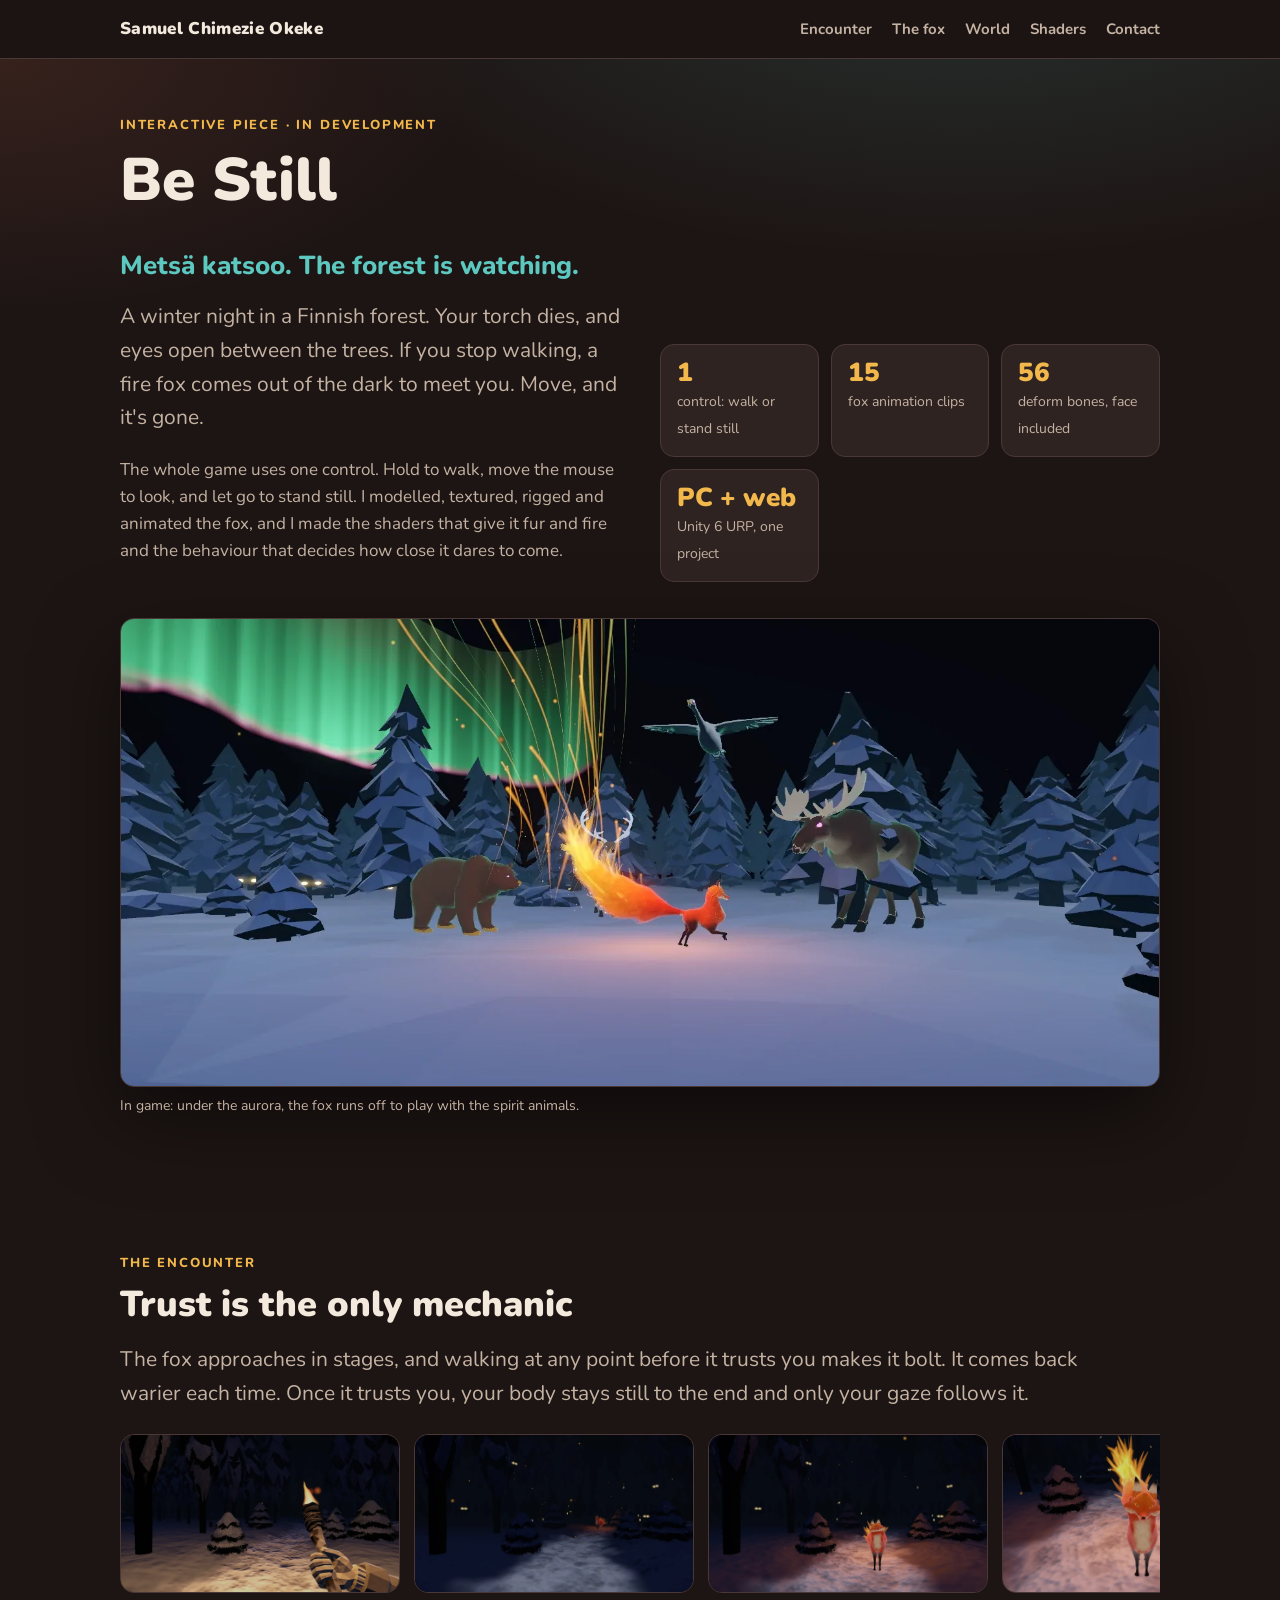
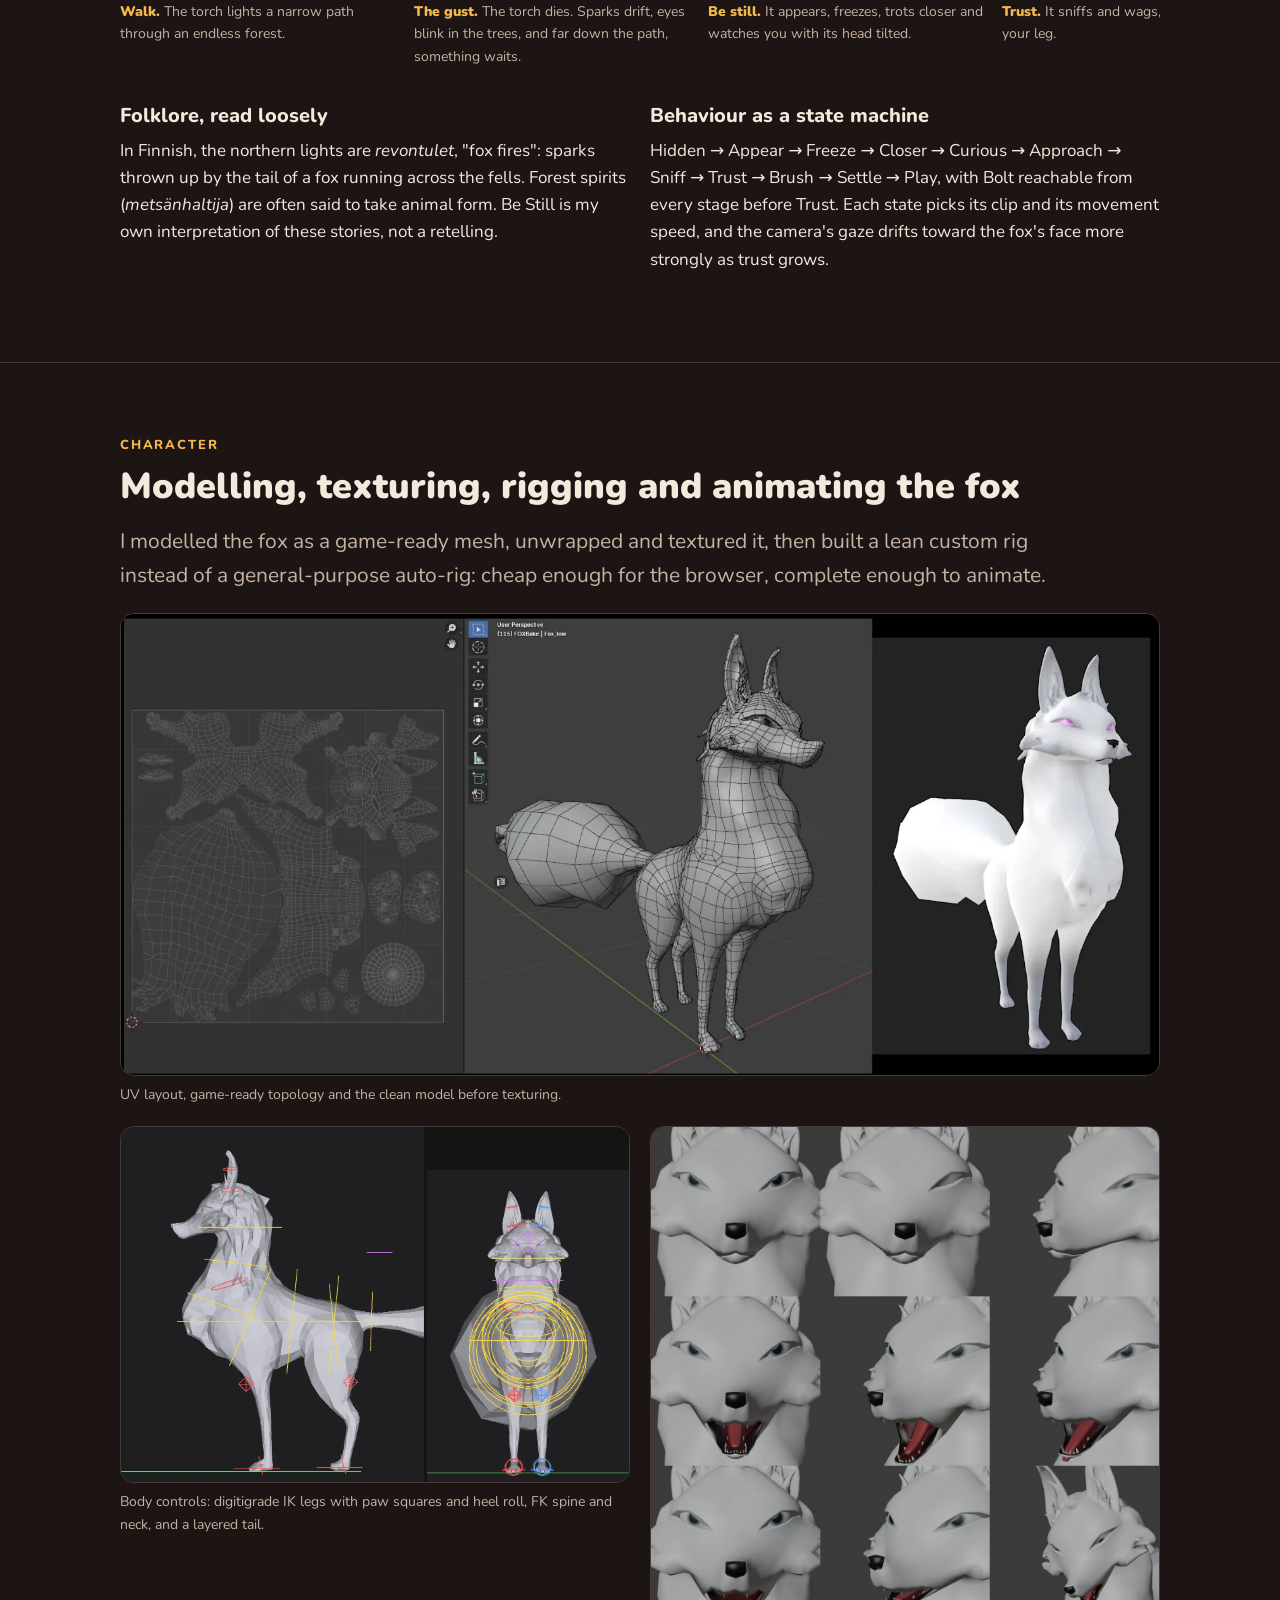
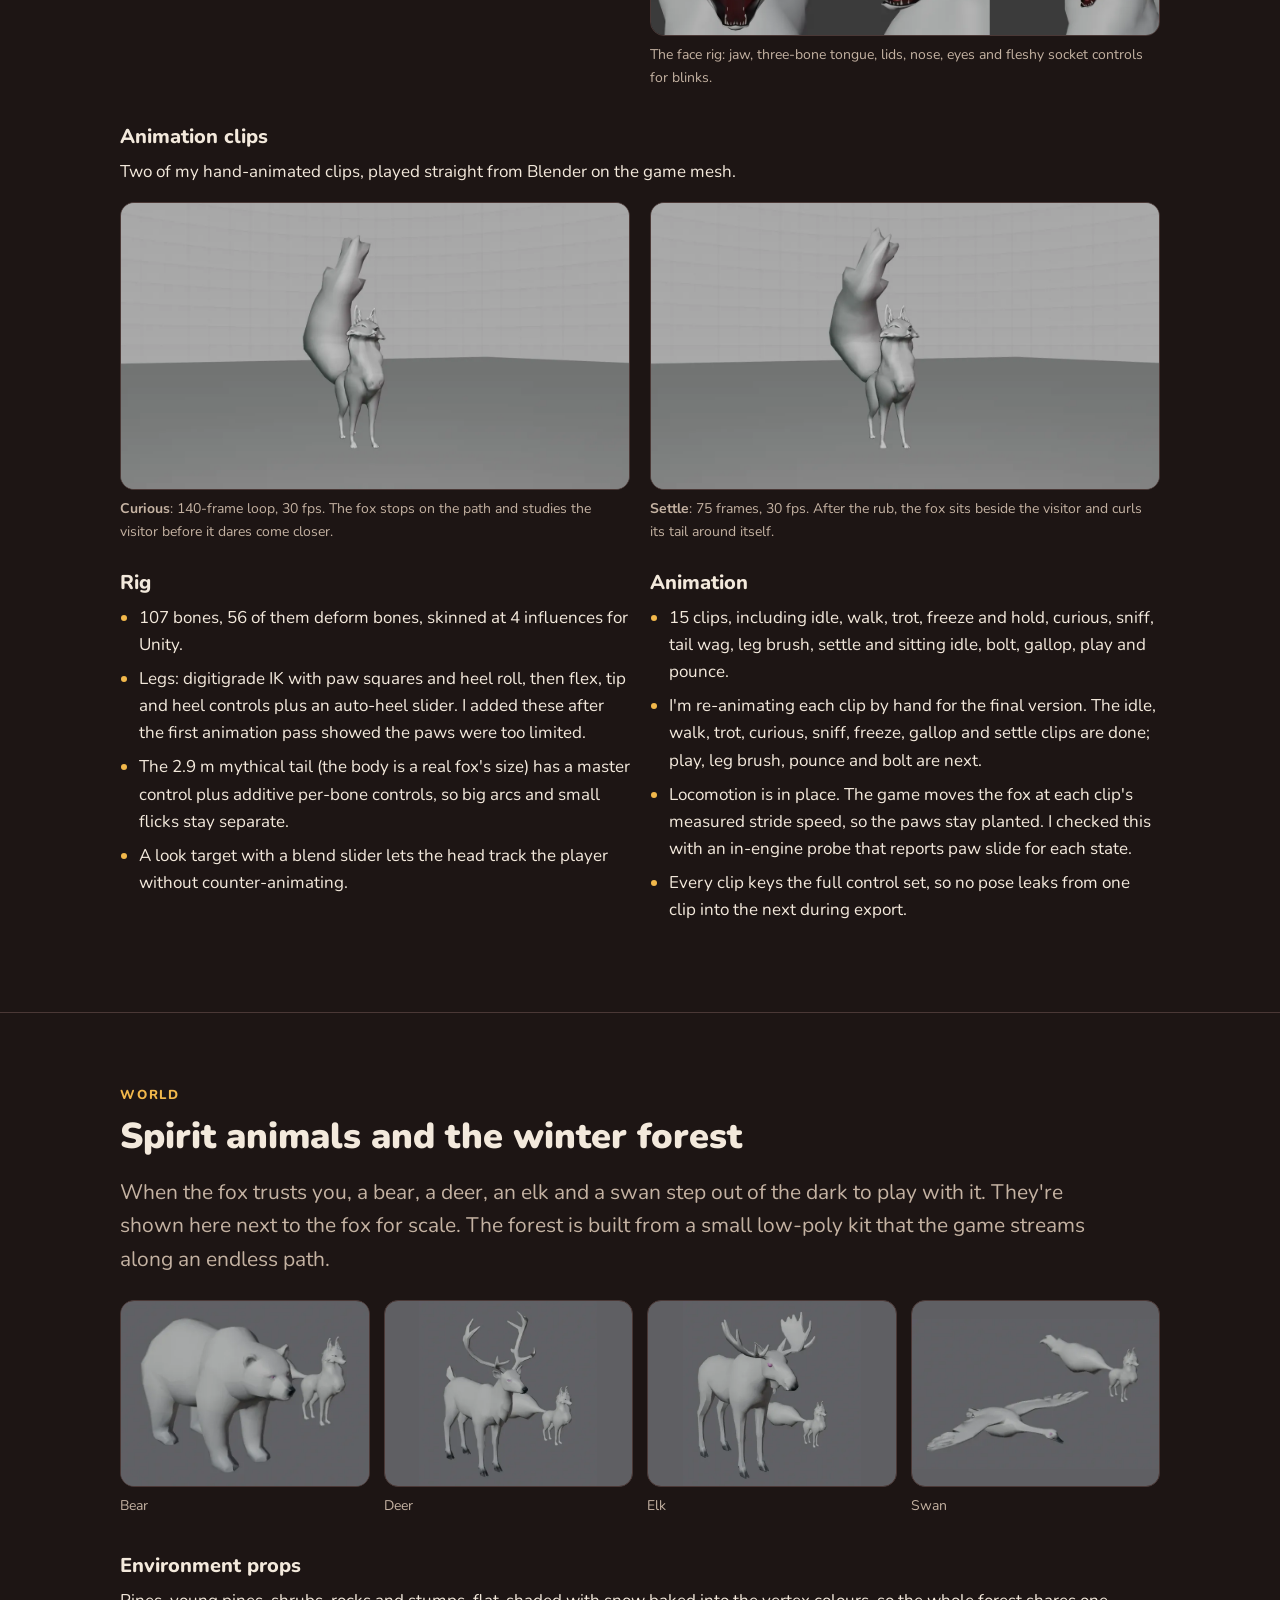
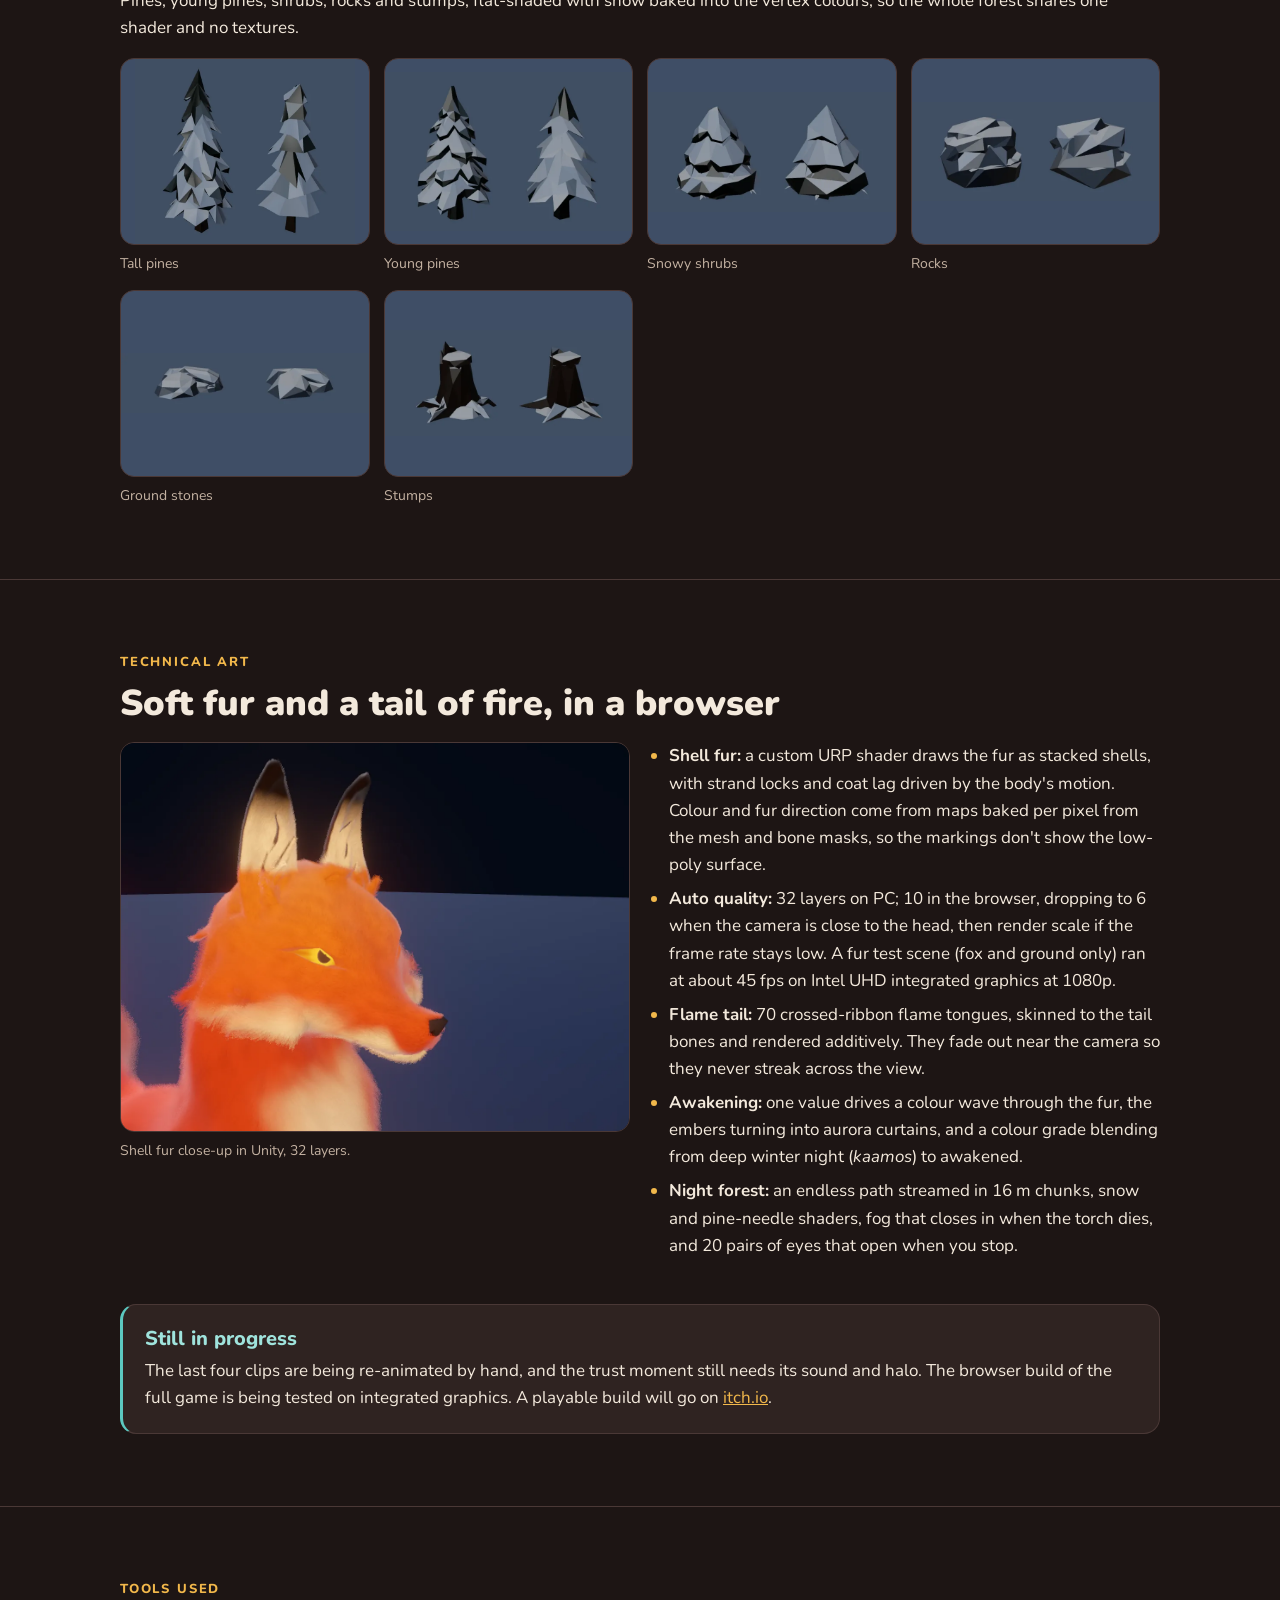
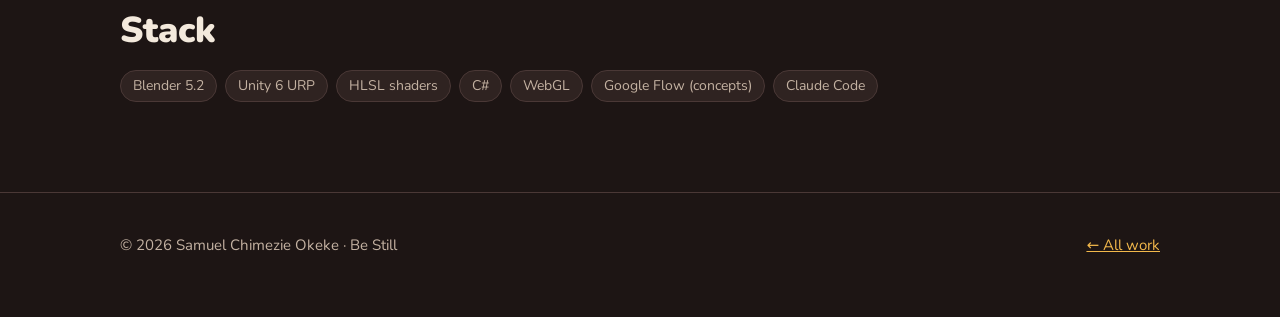
<file: be-still/index.html>
<!doctype html>
<html lang="en">
<head>
<meta charset="utf-8">
<meta name="viewport" content="width=device-width, initial-scale=1">
<title>Be Still · Samuel Chimezie Okeke</title>
<meta name="description" content="Be Still: a one-control encounter with a fire fox in a Finnish winter forest at night. Unity 6 URP, custom rig and animation, shell fur and flame shaders, for PC and the browser.">
<meta property="og:title" content="Be Still · a fire fox in a winter forest">
<meta property="og:description" content="Stand still and the fox comes to you. Rig, animation, shaders and behaviour by Samuel Chimezie Okeke.">
<meta property="og:image" content="../img/bestill/hero_ingame.webp">
<link rel="preconnect" href="https://fonts.googleapis.com">
<link rel="preconnect" href="https://fonts.gstatic.com" crossorigin>
<link href="https://fonts.googleapis.com/css2?family=Nunito:wght@400;700;800;900&display=swap" rel="stylesheet">
<link rel="stylesheet" href="../style.css">
<style>
  .hero { padding: 56px 0 64px; background: radial-gradient(1100px 520px at 75% -10%, rgba(92,200,192,.16), transparent 60%), radial-gradient(800px 420px at 0% 0%, rgba(239,122,90,.12), transparent 60%); }
  .hero .wrap { display: grid; grid-template-columns: 1fr 1fr; gap: 12px 40px; align-items: end; }
  .hero figure { grid-column: 1 / -1; margin-top: 24px; }
  @media (max-width: 860px) { .hero .wrap { grid-template-columns: 1fr; } }
  .hero .shot { box-shadow: 0 30px 80px rgba(0,0,0,.5); width: 100%; }
  .hero .stats { margin: 0; }
  .gallery { display: grid; gap: 14px; grid-template-columns: repeat(auto-fit, minmax(220px, 1fr)); align-items: start; }
  video.shot { width: 100%; height: auto; display: block; background: #7d7d7d; }
  .gallery img { width: 100%; aspect-ratio: 4 / 3; object-fit: contain; background: #3f4e66; }
  .gallery.animals img { background: #5f5f63; }
  .quote { font-size: clamp(20px, 2.6vw, 26px); font-weight: 800; color: var(--teal); margin: 0 0 14px; }
  .strip { grid-auto-columns: minmax(280px, 1fr); }
  .wip { border-left: 3px solid var(--teal); }
  .wip h3 { color: #9fe3dc; }
</style>
</head>
<body>

<nav class="nav"><div class="wrap">
  <a class="brand" href="../">Samuel Chimezie Okeke</a>
  <ul>
    <li><a href="#encounter">Encounter</a></li>
    <li class="hide-sm"><a href="#fox">The fox</a></li>
    <li class="hide-sm"><a href="#world">World</a></li>
    <li class="hide-sm"><a href="#tech">Shaders</a></li>
    <li><a href="../#contact">Contact</a></li>
  </ul>
</div></nav>

<header class="hero">
  <div class="wrap">
    <div>
      <div class="eyebrow">Interactive piece · in development</div>
      <h1>Be Still</h1>
      <p class="quote">Metsä katsoo. The forest is watching.</p>
      <p class="lead">A winter night in a Finnish forest. Your torch dies, and eyes open between the trees. If you stop walking, a fire fox comes out of the dark to meet you. Move, and it's gone.</p>
      <p class="muted">The whole game uses one control. Hold to walk, move the mouse to look, and let go to stand still. I modelled, textured, rigged and animated the fox, and I made the shaders that give it fur and fire and the behaviour that decides how close it dares to come.</p>
    </div>
    <div>
      <div class="stats">
        <div class="stat"><b>1</b><span>control: walk or stand still</span></div>
        <div class="stat"><b>15</b><span>fox animation clips</span></div>
        <div class="stat"><b>56</b><span>deform bones, face included</span></div>
        <div class="stat"><b>PC + web</b><span>Unity 6 URP, one project</span></div>
      </div>
    </div>
    <figure>
      <img class="shot" src="../img/bestill/hero_ingame.webp" alt="In game: the fire fox leaps across a snowy clearing under green aurora while a bear, deer, elk and swan watch" width="1600" height="720">
      <figcaption>In game: under the aurora, the fox runs off to play with the spirit animals.</figcaption>
    </figure>
  </div>
</header>

<main>

<section id="encounter">
  <div class="wrap">
    <div class="eyebrow">The encounter</div>
    <h2>Trust is the only mechanic</h2>
    <p class="lead">The fox approaches in stages, and walking at any point before it trusts you makes it bolt. It comes back warier each time. Once it trusts you, your body stays still to the end and only your gaze follows it.</p>
    <div class="strip" style="margin-top:24px">
      <figure><img class="shot" loading="lazy" src="../img/bestill/01_torch.webp" alt="First-person view: a gloved hand holds a torch on a snowy forest path" width="1280" height="720"><figcaption><span class="num">Walk.</span> The torch lights a narrow path through an endless forest.</figcaption></figure>
      <figure><img class="shot" loading="lazy" src="../img/bestill/02_eyes.webp" alt="Dark forest with pairs of glowing eyes and a small fox far down the path" width="1280" height="720"><figcaption><span class="num">The gust.</span> The torch dies. Sparks drift, eyes blink in the trees, and far down the path, something waits.</figcaption></figure>
      <figure><img class="shot" loading="lazy" src="../img/bestill/03_curious.webp" alt="The fox stands on the moonlit path, facing the player" width="1280" height="720"><figcaption><span class="num">Be still.</span> It appears, freezes, trots closer and watches you with its head tilted.</figcaption></figure>
      <figure><img class="shot" loading="lazy" src="../img/bestill/04_trust.webp" alt="Close view of the fox looking up at the player, tail flame raised" width="1280" height="720"><figcaption><span class="num">Trust.</span> It sniffs and wags, then brushes past your leg.</figcaption></figure>
      <figure><img class="shot" loading="lazy" src="../img/bestill/05_awakening.webp" alt="The fox glowing brighter, sparks rising into the trees" width="1280" height="720"><figcaption><span class="num">Awakening.</span> Colour runs through its fur from head to tail and out into the forest.</figcaption></figure>
      <figure><img class="shot" loading="lazy" src="../img/bestill/06_frolic.webp" alt="The fox leaping in a clearing under aurora, with a bear, elk, deer and swan around it" width="1600" height="720"><figcaption><span class="num">Play.</span> Under the aurora, spirit animals step out of the dark and the fox runs off to play with them.</figcaption></figure>
    </div>
    <div class="grid g2" style="margin-top:28px">
      <div>
        <h3>Folklore, read loosely</h3>
        <p>In Finnish, the northern lights are <i>revontulet</i>, "fox fires": sparks thrown up by the tail of a fox running across the fells. Forest spirits (<i>metsänhaltija</i>) are often said to take animal form. Be Still is my own interpretation of these stories, not a retelling.</p>
      </div>
      <div>
        <h3>Behaviour as a state machine</h3>
        <p>Hidden → Appear → Freeze → Closer → Curious → Approach → Sniff → Trust → Brush → Settle → Play, with Bolt reachable from every stage before Trust. Each state picks its clip and its movement speed, and the camera's gaze drifts toward the fox's face more strongly as trust grows.</p>
      </div>
    </div>
  </div>
</section>

<section id="fox">
  <div class="wrap">
    <div class="eyebrow">Character</div>
    <h2>Modelling, texturing, rigging and animating the fox</h2>
    <p class="lead">I modelled the fox as a game-ready mesh, unwrapped and textured it, then built a lean custom rig instead of a general-purpose auto-rig: cheap enough for the browser, complete enough to animate.</p>
    <figure style="margin-top:20px">
      <img class="shot" loading="lazy" src="../img/bestill/fox_model.webp" alt="The fox's UV layout, its game-ready wireframe in Blender, and the untextured model" width="1640" height="728">
      <figcaption>UV layout, game-ready topology and the clean model before texturing.</figcaption>
    </figure>
    <div class="grid g2" style="margin-top:20px">
      <figure><img class="shot" loading="lazy" src="../img/bestill/rig_body.webp" alt="Fox mesh in Blender with rig controls: paw squares, spine, tail and look controls" width="1510" height="1055"><figcaption>Body controls: digitigrade IK legs with paw squares and heel roll, FK spine and neck, and a layered tail.</figcaption></figure>
      <figure><img class="shot" loading="lazy" src="../img/bestill/rig_face.webp" alt="Grid of fox face poses: blinks, jaw open, tongue out, snarl" width="1200" height="1200"><figcaption>The face rig: jaw, three-bone tongue, lids, nose, eyes and fleshy socket controls for blinks.</figcaption></figure>
    </div>
    <h3 style="margin-top:36px">Animation clips</h3>
    <p>Two of my hand-animated clips, played straight from Blender on the game mesh.</p>
    <div class="grid g2" style="margin-top:12px">
      <figure><video class="shot" src="../img/bestill/anim_curious.mp4" poster="../img/bestill/anim_curious_poster.webp" width="1280" height="720" autoplay muted loop playsinline preload="metadata" aria-label="Fox_Curious animation: the fox watches the visitor, tilting its head"></video><figcaption><b>Curious</b>: 140-frame loop, 30 fps. The fox stops on the path and studies the visitor before it dares come closer.</figcaption></figure>
      <figure><video class="shot" src="../img/bestill/anim_settle.mp4" poster="../img/bestill/anim_settle_poster.webp" width="1280" height="720" autoplay muted loop playsinline preload="metadata" aria-label="Fox_Settle animation: the fox sits down and wraps its tail around itself"></video><figcaption><b>Settle</b>: 75 frames, 30 fps. After the rub, the fox sits beside the visitor and curls its tail around itself.</figcaption></figure>
    </div>
    <div class="grid g2" style="margin-top:28px">
      <div>
        <h3>Rig</h3>
        <ul class="ticks">
          <li>107 bones, 56 of them deform bones, skinned at 4 influences for Unity.</li>
          <li>Legs: digitigrade IK with paw squares and heel roll, then flex, tip and heel controls plus an auto-heel slider. I added these after the first animation pass showed the paws were too limited.</li>
          <li>The 2.9 m mythical tail (the body is a real fox's size) has a master control plus additive per-bone controls, so big arcs and small flicks stay separate.</li>
          <li>A look target with a blend slider lets the head track the player without counter-animating.</li>
        </ul>
      </div>
      <div>
        <h3>Animation</h3>
        <ul class="ticks">
          <li>15 clips, including idle, walk, trot, freeze and hold, curious, sniff, tail wag, leg brush, settle and sitting idle, bolt, gallop, play and pounce.</li>
          <li>I'm re-animating each clip by hand for the final version. The idle, walk, trot, curious, sniff, freeze, gallop and settle clips are done; play, leg brush, pounce and bolt are next.</li>
          <li>Locomotion is in place. The game moves the fox at each clip's measured stride speed, so the paws stay planted. I checked this with an in-engine probe that reports paw slide for each state.</li>
          <li>Every clip keys the full control set, so no pose leaks from one clip into the next during export.</li>
        </ul>
      </div>
    </div>
  </div>
</section>

<section id="world">
  <div class="wrap">
    <div class="eyebrow">World</div>
    <h2>Spirit animals and the winter forest</h2>
    <p class="lead">When the fox trusts you, a bear, a deer, an elk and a swan step out of the dark to play with it. They're shown here next to the fox for scale. The forest is built from a small low-poly kit that the game streams along an endless path.</p>
    <div class="gallery animals" style="margin-top:24px">
      <figure><img class="shot" loading="lazy" src="../img/bestill/spirit_bear.webp" alt="Low-poly bear model beside the fox" width="580" height="430"><figcaption>Bear</figcaption></figure>
      <figure><img class="shot" loading="lazy" src="../img/bestill/spirit_deer.webp" alt="Low-poly deer with antlers beside the fox" width="530" height="550"><figcaption>Deer</figcaption></figure>
      <figure><img class="shot" loading="lazy" src="../img/bestill/spirit_elk.webp" alt="Low-poly elk (moose) with broad antlers beside the fox" width="530" height="550"><figcaption>Elk</figcaption></figure>
      <figure><img class="shot" loading="lazy" src="../img/bestill/spirit_swan.webp" alt="Low-poly swan in flight beside the fox" width="560" height="340"><figcaption>Swan</figcaption></figure>
    </div>
    <h3 style="margin-top:36px">Environment props</h3>
    <p>Pines, young pines, shrubs, rocks and stumps, flat-shaded with snow baked into the vertex colours, so the whole forest shares one shader and no textures.</p>
    <div class="gallery" style="margin-top:16px">
      <figure><img class="shot" loading="lazy" src="../img/bestill/prop_pines_tall.webp" alt="Two tall snowy low-poly pines" width="700" height="590"><figcaption>Tall pines</figcaption></figure>
      <figure><img class="shot" loading="lazy" src="../img/bestill/prop_pines_young.webp" alt="Two young snowy low-poly pines" width="700" height="450"><figcaption>Young pines</figcaption></figure>
      <figure><img class="shot" loading="lazy" src="../img/bestill/prop_shrubs.webp" alt="Two snow-covered shrubs" width="700" height="340"><figcaption>Snowy shrubs</figcaption></figure>
      <figure><img class="shot" loading="lazy" src="../img/bestill/prop_rocks.webp" alt="Two low-poly rocks" width="700" height="280"><figcaption>Rocks</figcaption></figure>
      <figure><img class="shot" loading="lazy" src="../img/bestill/prop_stones.webp" alt="Two low flat stones" width="700" height="170"><figcaption>Ground stones</figcaption></figure>
      <figure><img class="shot" loading="lazy" src="../img/bestill/prop_stumps.webp" alt="Two dark tree stumps with snow" width="700" height="300"><figcaption>Stumps</figcaption></figure>
    </div>
  </div>
</section>

<section id="tech">
  <div class="wrap">
    <div class="eyebrow">Technical art</div>
    <h2>Soft fur and a tail of fire, in a browser</h2>
    <div class="grid g2">
      <figure><img class="shot" loading="lazy" src="../img/bestill/fur_close.webp" alt="Close-up of the fox's head with shell-rendered fur and gold eyes" width="1180" height="900"><figcaption>Shell fur close-up in Unity, 32 layers.</figcaption></figure>
      <div>
        <ul class="ticks">
          <li><b>Shell fur:</b> a custom URP shader draws the fur as stacked shells, with strand locks and coat lag driven by the body's motion. Colour and fur direction come from maps baked per pixel from the mesh and bone masks, so the markings don't show the low-poly surface.</li>
          <li><b>Auto quality:</b> 32 layers on PC; 10 in the browser, dropping to 6 when the camera is close to the head, then render scale if the frame rate stays low. A fur test scene (fox and ground only) ran at about 45 fps on Intel UHD integrated graphics at 1080p.</li>
          <li><b>Flame tail:</b> 70 crossed-ribbon flame tongues, skinned to the tail bones and rendered additively. They fade out near the camera so they never streak across the view.</li>
          <li><b>Awakening:</b> one value drives a colour wave through the fur, the embers turning into aurora curtains, and a colour grade blending from deep winter night (<i>kaamos</i>) to awakened.</li>
          <li><b>Night forest:</b> an endless path streamed in 16 m chunks, snow and pine-needle shaders, fog that closes in when the torch dies, and 20 pairs of eyes that open when you stop.</li>
        </ul>
      </div>
    </div>
    <div class="card wip" style="margin-top:28px">
      <h3>Still in progress</h3>
      <p>The last four clips are being re-animated by hand, and the trust moment still needs its sound and halo. The browser build of the full game is being tested on integrated graphics. A playable build will go on <a href="https://chimex.itch.io">itch.io</a>.</p>
    </div>
  </div>
</section>

<section id="stack">
  <div class="wrap">
    <div class="eyebrow">Tools used</div>
    <h2>Stack</h2>
    <ul class="chips">
      <li>Blender 5.2</li><li>Unity 6 URP</li><li>HLSL shaders</li><li>C#</li><li>WebGL</li><li>Google Flow (concepts)</li><li>Claude Code</li>
    </ul>
  </div>
</section>

</main>

<footer class="footer">
  <div class="wrap row" style="justify-content:space-between">
    <span>© 2026 Samuel Chimezie Okeke · Be Still</span>
    <a href="../">← All work</a>
  </div>
</footer>
</body>
</html>
</file>
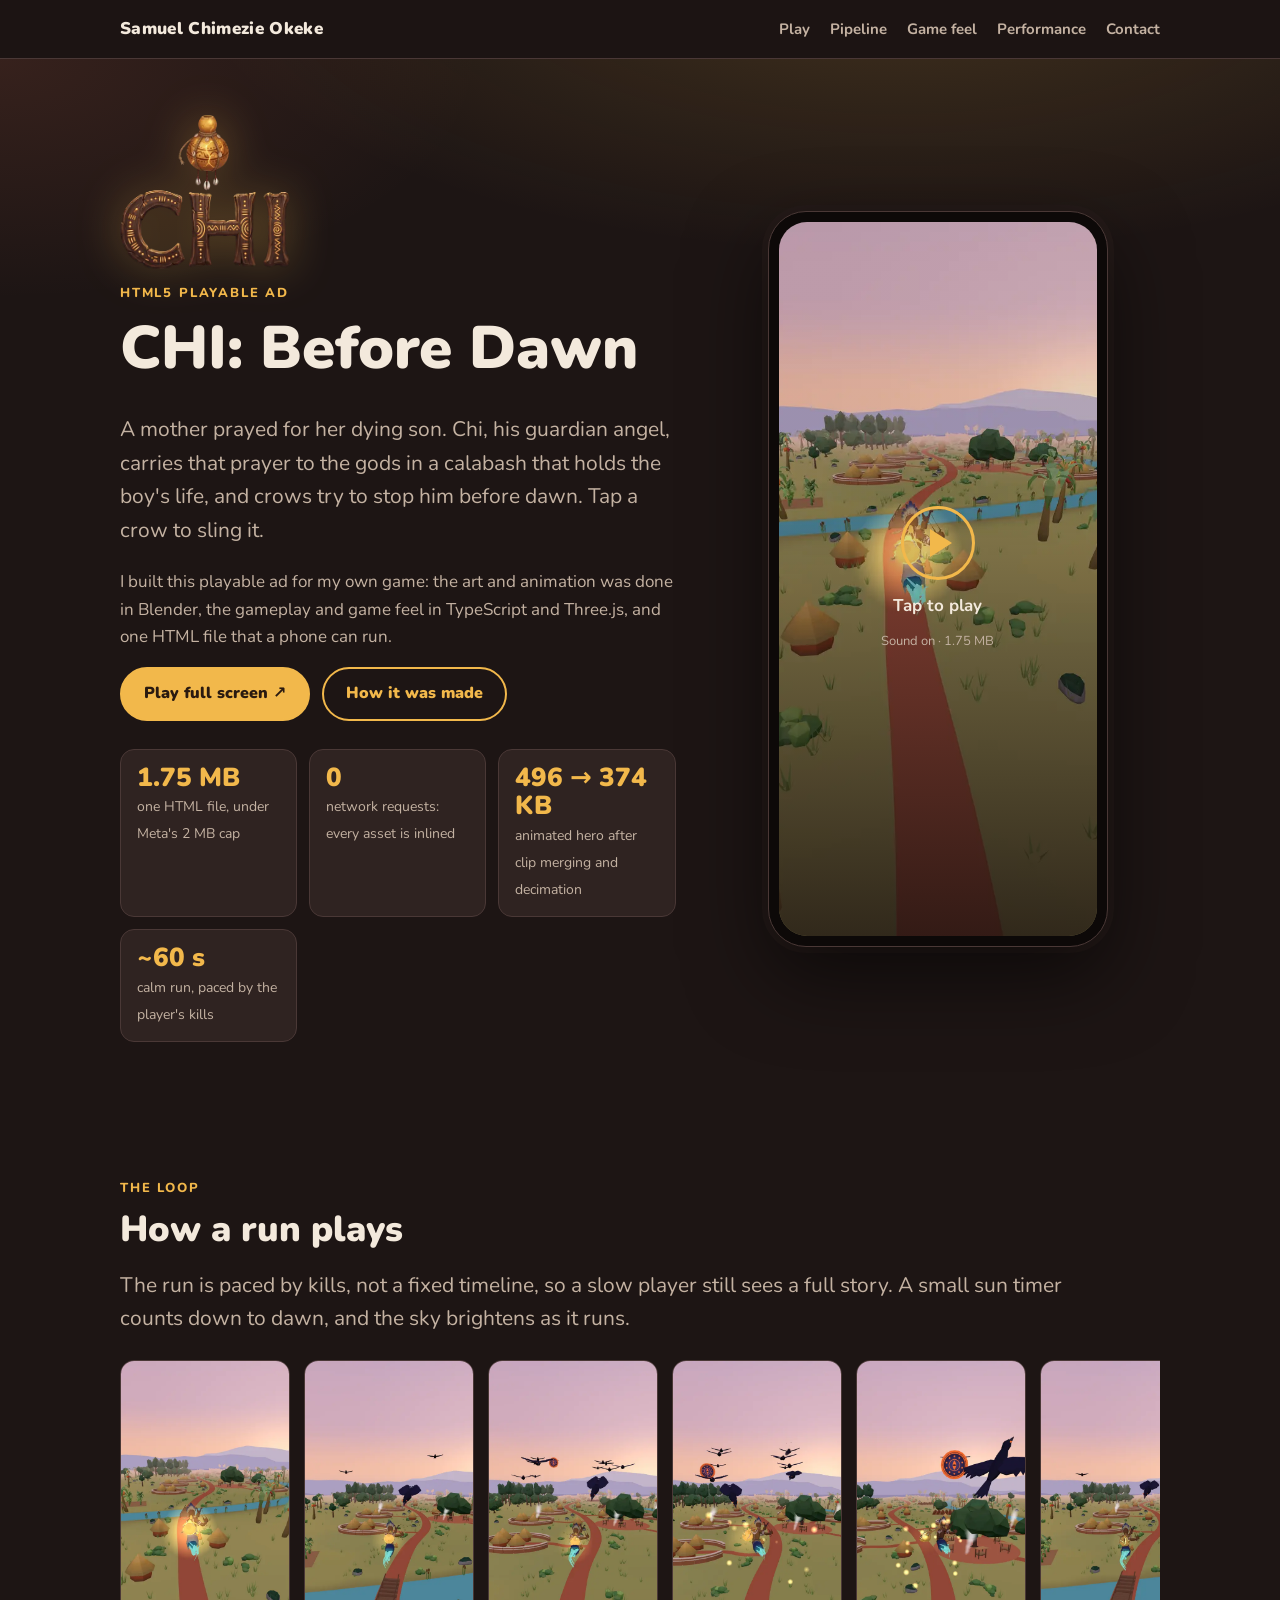
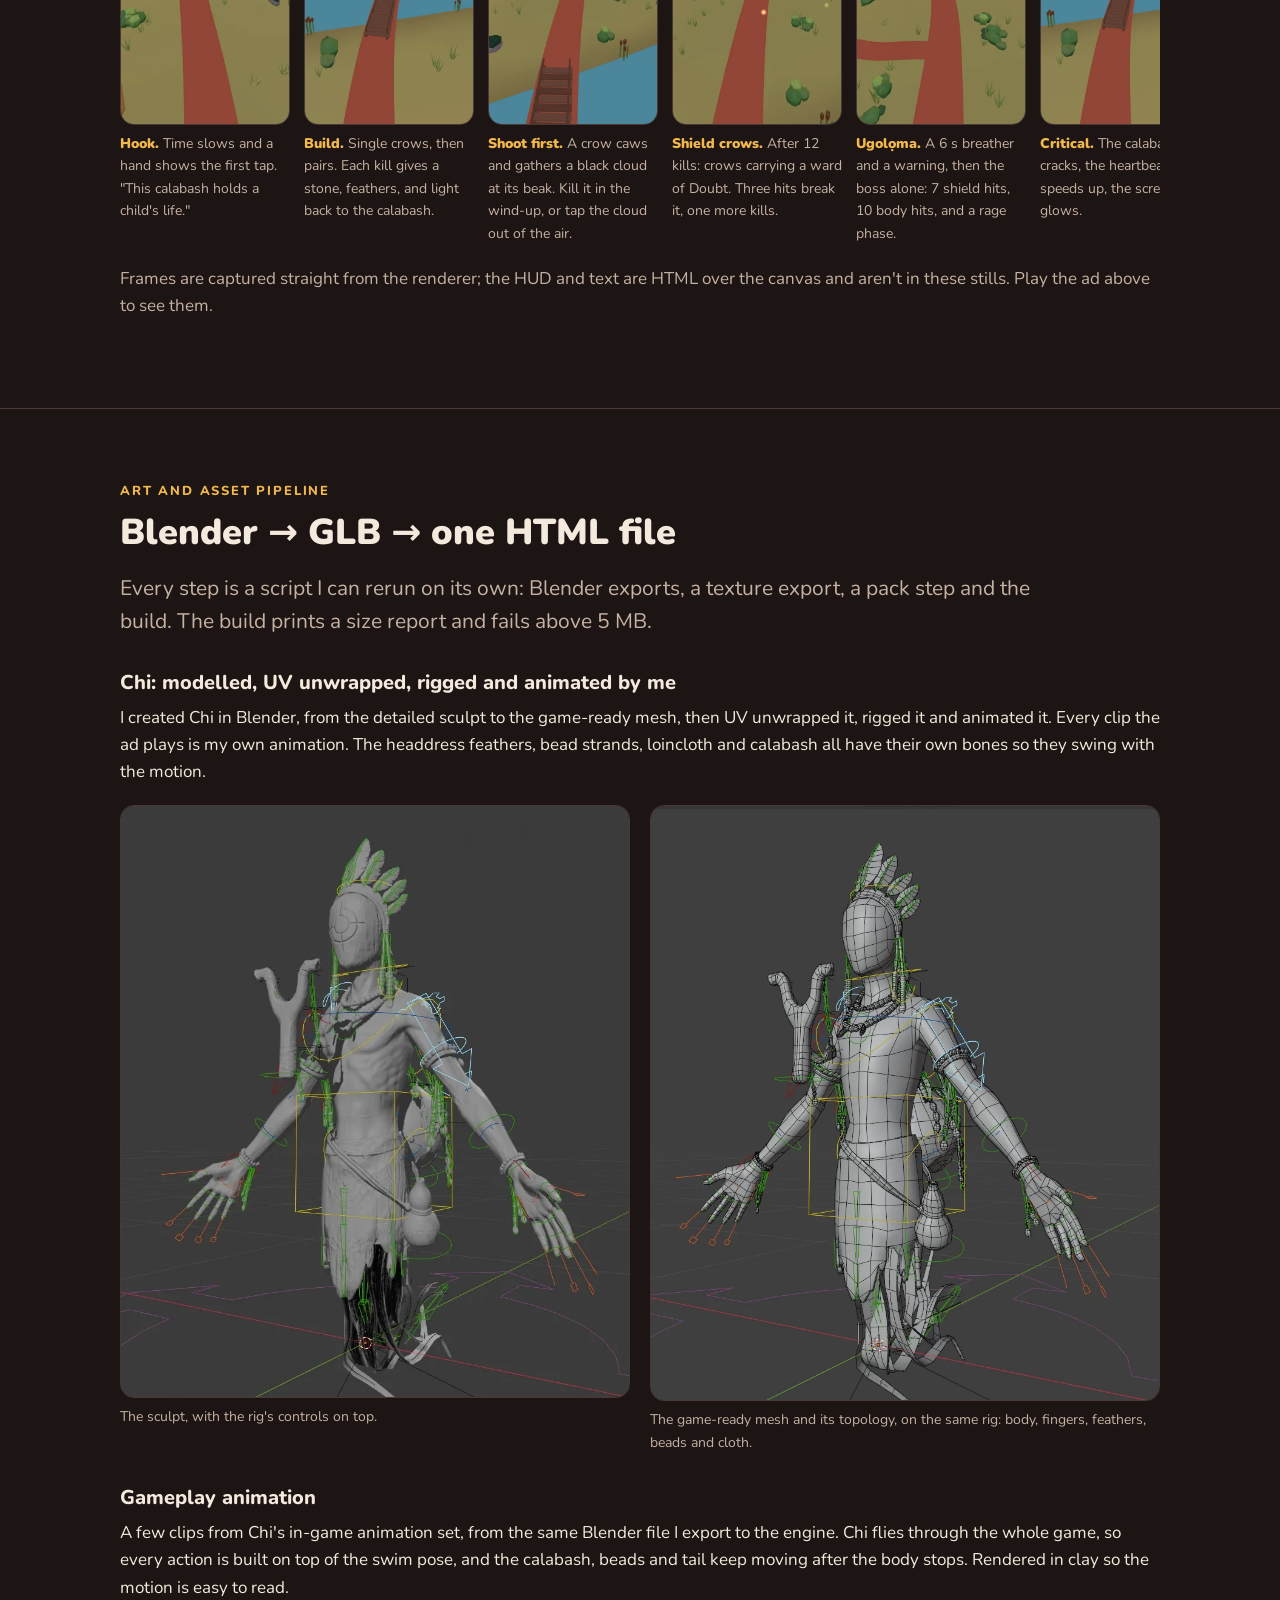
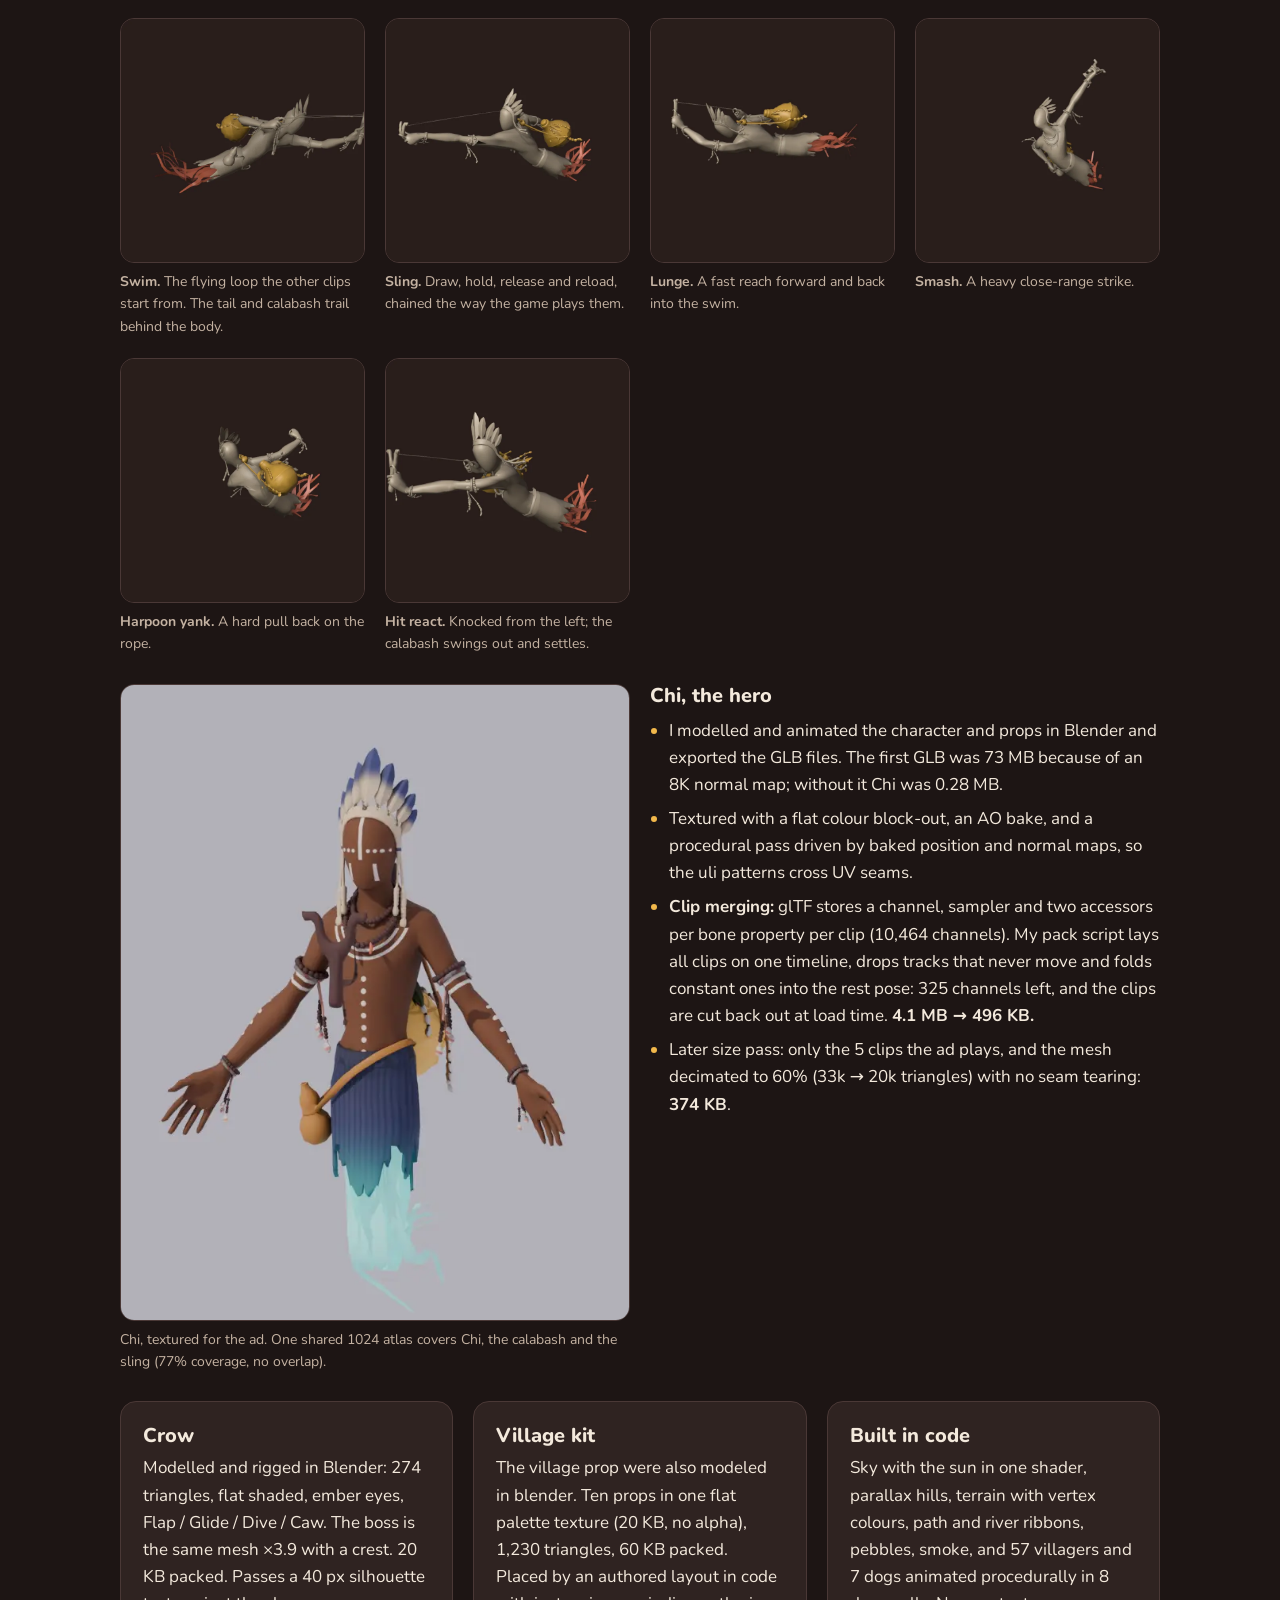
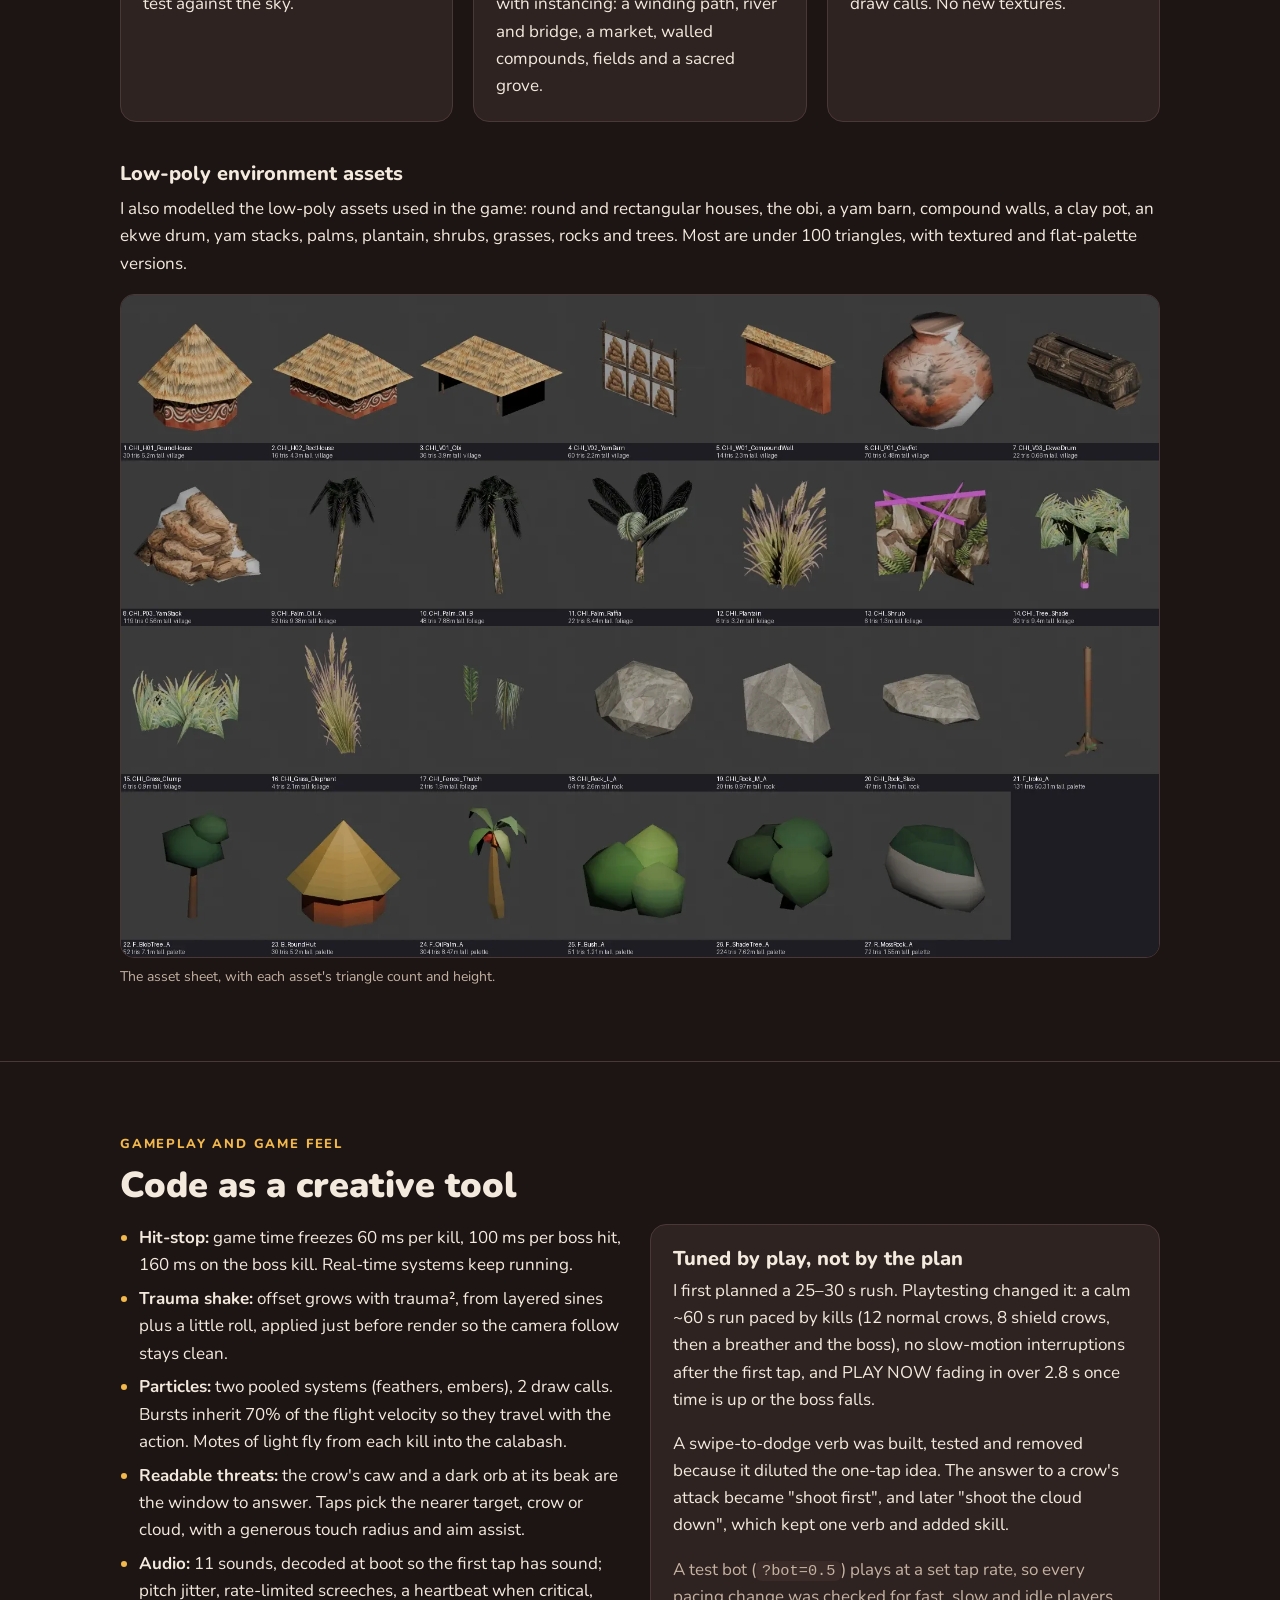
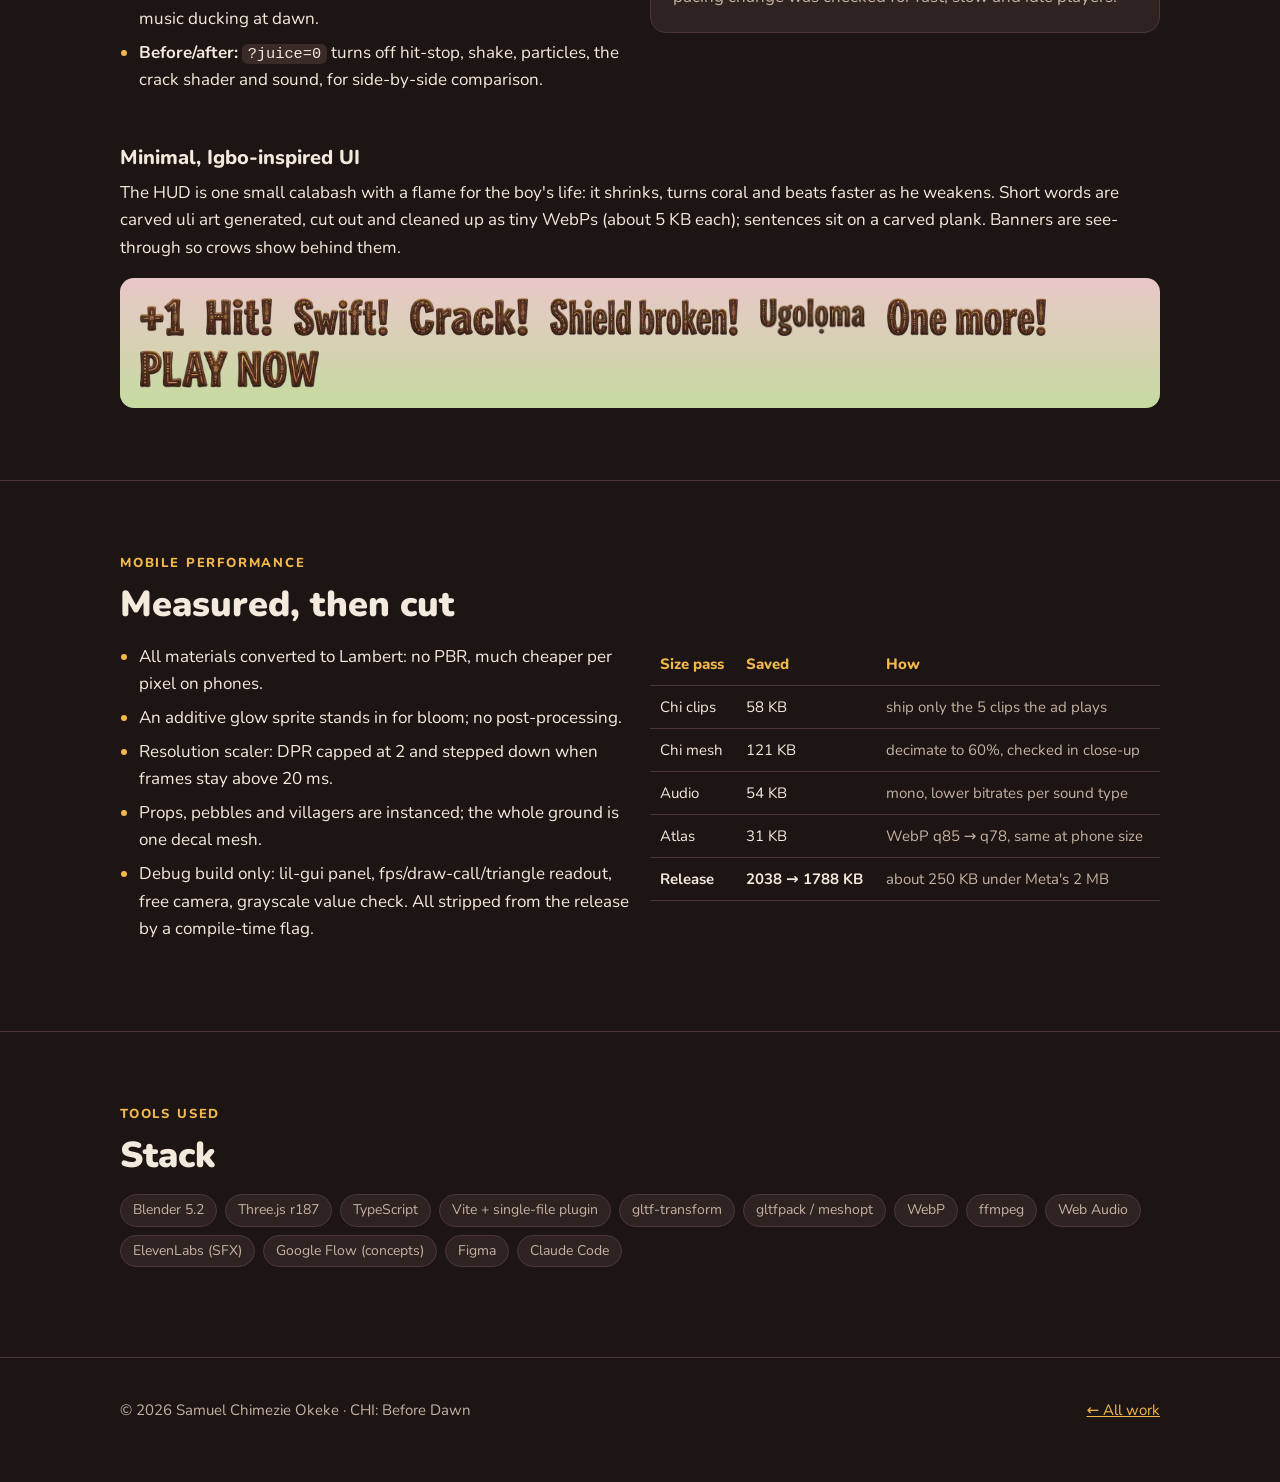
<file: chi-before-dawn/index.html>
<!doctype html>
<html lang="en">
<head>
<meta charset="utf-8">
<meta name="viewport" content="width=device-width, initial-scale=1">
<title>CHI: Before Dawn · Playable Ad · Samuel Chimezie Okeke</title>
<meta name="description" content="A one-file HTML5 playable ad for CHI: Before Dawn, built from Blender assets in Three.js and TypeScript. 1.75 MB, no network requests.">
<meta property="og:title" content="CHI: Before Dawn · HTML5 playable ad">
<meta property="og:description" content="Blender → GLB → Three.js/TypeScript. One HTML file, 1.75 MB, tuned for game feel on phones.">
<meta property="og:image" content="../img/chi/08_dawn.webp">
<link rel="preconnect" href="https://fonts.googleapis.com">
<link rel="preconnect" href="https://fonts.gstatic.com" crossorigin>
<link href="https://fonts.googleapis.com/css2?family=Nunito:wght@400;700;800;900&display=swap" rel="stylesheet">
<link rel="stylesheet" href="../style.css">
<style>
  .hero { padding: 56px 0 64px; background: radial-gradient(1200px 500px at 70% -10%, rgba(242,184,75,.18), transparent 60%), radial-gradient(800px 400px at 0% 0%, rgba(239,122,90,.12), transparent 60%); }
  .hero .wrap { display: grid; grid-template-columns: 1.25fr 1fr; gap: 40px; align-items: center; }
  @media (max-width: 860px) { .hero .wrap { grid-template-columns: 1fr; } }
  .hero .logo { width: 170px; margin-bottom: 14px; filter: drop-shadow(0 0 22px rgba(242,184,75,.35)); }

  /* phone frame with the live ad */
  .phone { justify-self: center; width: min(340px, 86vw); aspect-ratio: 390 / 844; border-radius: 38px; padding: 10px; background: #0d0908; border: 1px solid #4a3836; box-shadow: 0 30px 80px rgba(0,0,0,.55), 0 0 0 6px #241a18; position: relative; }
  .phone .screen { width: 100%; height: 100%; border-radius: 28px; overflow: hidden; position: relative; background: #000; }
  .phone img, .phone iframe { width: 100%; height: 100%; object-fit: cover; border: 0; display: block; }
  .phone .start { position: absolute; inset: 0; display: grid; place-items: center; align-content: center; gap: 12px; background: linear-gradient(to top, rgba(20,12,10,.75), rgba(20,12,10,.1) 60%); color: var(--text); text-align: center; cursor: pointer; border: 0; font: inherit; width: 100%; }
  .phone .start small { color: var(--muted); font-size: 13px; }
  .tap-ring { width: 74px; height: 74px; border-radius: 50%; border: 3px solid var(--gold); display: grid; place-items: center; animation: pulse 1.6s ease-in-out infinite; }
  .tap-ring::after { content: ""; border-left: 22px solid var(--gold); border-top: 14px solid transparent; border-bottom: 14px solid transparent; margin-left: 6px; }
  @keyframes pulse { 50% { transform: scale(1.08); box-shadow: 0 0 30px rgba(242,184,75,.45); } }
  @media (prefers-reduced-motion: reduce) { .tap-ring { animation: none; } }

  .beats { counter-reset: b; }
  .bug { border-left: 3px solid var(--coral); }
  .bug h3 { color: #ffb39c; }
  .words { display: flex; flex-wrap: wrap; gap: 14px 22px; align-items: center; background: #6f8f5a; background: linear-gradient(#e9c7c9, #c6dba0); border-radius: 14px; padding: 20px; }
  .words img { height: 38px; width: auto; }
  .anim video { width: 100%; height: auto; aspect-ratio: 1; display: block; background: #281d1b; }
</style>
</head>
<body>

<nav class="nav"><div class="wrap">
  <a class="brand" href="../">Samuel Chimezie Okeke</a>
  <ul>
    <li><a href="#play">Play</a></li>
    <li class="hide-sm"><a href="#pipeline">Pipeline</a></li>
    <li class="hide-sm"><a href="#feel">Game feel</a></li>
    <li class="hide-sm"><a href="#perf">Performance</a></li>
    <li><a href="../#contact">Contact</a></li>
  </ul>
</div></nav>

<header class="hero" id="play">
  <div class="wrap">
    <div>
      <img class="logo" src="../img/chi/chi_logo.webp" alt="CHI logo: a glowing calabash with uli carvings" width="400" height="363">
      <div class="eyebrow">HTML5 playable ad</div>
      <h1>CHI: Before Dawn</h1>
      <p class="lead">A mother prayed for her dying son. Chi, his guardian angel, carries that prayer to the gods in a calabash that holds the boy's life, and crows try to stop him before dawn. Tap a crow to sling it.</p>
      <p class="muted">I built this playable ad for my own game: the art and animation was done in Blender, the gameplay and game feel in TypeScript and Three.js, and one HTML file that a phone can run.</p>
      <div class="row">
        <a class="btn solid" href="play/" target="_blank" rel="noopener">Play full screen ↗</a>
        <a class="btn" href="#pipeline">How it was made</a>
      </div>
      <div class="stats">
        <div class="stat"><b>1.75 MB</b><span>one HTML file, under Meta's 2 MB cap</span></div>
        <div class="stat"><b>0</b><span>network requests: every asset is inlined</span></div>
        <div class="stat"><b>496 → 374 KB</b><span>animated hero after clip merging and decimation</span></div>
        <div class="stat"><b>~60 s</b><span>calm run, paced by the player's kills</span></div>
      </div>
    </div>

    <div class="phone" aria-label="Playable ad in a phone frame">
      <div class="screen" id="screen">
        <img src="../img/chi/01_hook.webp" alt="Opening shot: Chi flying over a West African village at first light" width="540" height="1169">
        <button class="start" id="start" aria-label="Play the ad here">
          <span class="tap-ring" aria-hidden="true"></span>
          <strong>Tap to play</strong>
          <small>Sound on · 1.75 MB</small>
        </button>
      </div>
    </div>
  </div>
</header>

<main>

<section>
  <div class="wrap">
    <div class="eyebrow">The loop</div>
    <h2>How a run plays</h2>
    <p class="lead">The run is paced by kills, not a fixed timeline, so a slow player still sees a full story. A small sun timer counts down to dawn, and the sky brightens as it runs.</p>
    <div class="strip beats" style="margin-top:24px">
      <figure><img class="shot" loading="lazy" src="../img/chi/01_hook.webp" alt="" width="540" height="1169"><figcaption><span class="num">Hook.</span> Time slows and a hand shows the first tap. "This calabash holds a child's life."</figcaption></figure>
      <figure><img class="shot" loading="lazy" src="../img/chi/02_build.webp" alt="" width="540" height="1169"><figcaption><span class="num">Build.</span> Single crows, then pairs. Each kill gives a stone, feathers, and light back to the calabash.</figcaption></figure>
      <figure><img class="shot" loading="lazy" src="../img/chi/03_windup.webp" alt="" width="540" height="1169"><figcaption><span class="num">Shoot first.</span> A crow caws and gathers a black cloud at its beak. Kill it in the wind-up, or tap the cloud out of the air.</figcaption></figure>
      <figure><img class="shot" loading="lazy" src="../img/chi/04_shield.webp" alt="" width="540" height="1169"><figcaption><span class="num">Shield crows.</span> After 12 kills: crows carrying a ward of Doubt. Three hits break it, one more kills.</figcaption></figure>
      <figure><img class="shot" loading="lazy" src="../img/chi/05_boss.webp" alt="" width="540" height="1169"><figcaption><span class="num">Ugolọma.</span> A 6 s breather and a warning, then the boss alone: 7 shield hits, 10 body hits, and a rage phase.</figcaption></figure>
      <figure><img class="shot" loading="lazy" src="../img/chi/06_critical.webp" alt="" width="540" height="1169"><figcaption><span class="num">Critical.</span> The calabash cracks, the heartbeat speeds up, the screen edge glows.</figcaption></figure>
      <figure><img class="shot" loading="lazy" src="../img/chi/07_lost.webp" alt="" width="540" height="1169"><figcaption><span class="num">Lost.</span> Five clouds break the calabash. If time remains, the run restarts; the timer keeps counting.</figcaption></figure>
      <figure><img class="shot" loading="lazy" src="../img/chi/08_dawn.webp" alt="" width="540" height="1169"><figcaption><span class="num">Dawn.</span> The sun clears the hills, the calabash heals, and PLAY NOW fades in slowly.</figcaption></figure>
    </div>
    <p class="muted" style="margin-top:12px">Frames are captured straight from the renderer; the HUD and text are HTML over the canvas and aren't in these stills. Play the ad above to see them.</p>
  </div>
</section>

<section id="pipeline">
  <div class="wrap">
    <div class="eyebrow">Art and asset pipeline</div>
    <h2>Blender → GLB → one HTML file</h2>
    <p class="lead">Every step is a script I can rerun on its own: Blender exports, a texture export, a pack step and the build. The build prints a size report and fails above 5 MB.</p>

    <h3 style="margin-top:32px">Chi: modelled, UV unwrapped, rigged and animated by me</h3>
    <p>I created Chi in Blender, from the detailed sculpt to the game-ready mesh, then UV unwrapped it, rigged it and animated it. Every clip the ad plays is my own animation. The headdress feathers, bead strands, loincloth and calabash all have their own bones so they swing with the motion.</p>
    <div class="grid g2" style="margin-top:20px">
      <figure><img class="shot" loading="lazy" src="../img/chi/chi_sculpt_rig.webp" alt="Chi's sculpted high-detail model in Blender with the rig controls visible" width="834" height="969"><figcaption>The sculpt, with the rig's controls on top.</figcaption></figure>
      <figure><img class="shot" loading="lazy" src="../img/chi/chi_lowpoly_rig.webp" alt="Chi's game-ready low-poly mesh in wireframe with the rig in Blender" width="838" height="980"><figcaption>The game-ready mesh and its topology, on the same rig: body, fingers, feathers, beads and cloth.</figcaption></figure>
    </div>

    <h3 style="margin-top:32px">Gameplay animation</h3>
    <p>A few clips from Chi's in-game animation set, from the same Blender file I export to the engine. Chi flies through the whole game, so every action is built on top of the swim pose, and the calabash, beads and tail keep moving after the body stops. Rendered in clay so the motion is easy to read.</p>
    <div class="grid g3 anim" style="margin-top:16px">
      <figure><video class="shot" src="../img/chi/anim/chi_swim.mp4" poster="../img/chi/anim/chi_swim.webp" autoplay muted loop playsinline preload="metadata" width="720" height="720" aria-label="Chi's swim cycle, side view"></video><figcaption><b>Swim.</b> The flying loop the other clips start from. The tail and calabash trail behind the body.</figcaption></figure>
      <figure><video class="shot" src="../img/chi/anim/chi_sling.mp4" poster="../img/chi/anim/chi_sling.webp" autoplay muted loop playsinline preload="metadata" width="720" height="720" aria-label="Chi drawing, holding and releasing the sling, then reloading"></video><figcaption><b>Sling.</b> Draw, hold, release and reload, chained the way the game plays them.</figcaption></figure>
      <figure><video class="shot" src="../img/chi/anim/chi_lunge.mp4" poster="../img/chi/anim/chi_lunge.webp" autoplay muted loop playsinline preload="metadata" width="720" height="720" aria-label="Chi lunging forward"></video><figcaption><b>Lunge.</b> A fast reach forward and back into the swim.</figcaption></figure>
      <figure><video class="shot" src="../img/chi/anim/chi_smash.mp4" poster="../img/chi/anim/chi_smash.webp" autoplay muted loop playsinline preload="metadata" width="720" height="720" aria-label="Chi smashing with both hands"></video><figcaption><b>Smash.</b> A heavy close-range strike.</figcaption></figure>
      <figure><video class="shot" src="../img/chi/anim/chi_harpoon.mp4" poster="../img/chi/anim/chi_harpoon.webp" autoplay muted loop playsinline preload="metadata" width="720" height="720" aria-label="Chi yanking a harpoon rope"></video><figcaption><b>Harpoon yank.</b> A hard pull back on the rope.</figcaption></figure>
      <figure><video class="shot" src="../img/chi/anim/chi_hit.mp4" poster="../img/chi/anim/chi_hit.webp" autoplay muted loop playsinline preload="metadata" width="720" height="720" aria-label="Chi reacting to a hit from the left"></video><figcaption><b>Hit react.</b> Knocked from the left; the calabash swings out and settles.</figcaption></figure>
    </div>

    <div class="grid g2" style="margin-top:28px">
      <figure><img class="shot" loading="lazy" src="../img/chi/detail_front.webp" alt="Chi textured, front view" width="640" height="800"><figcaption>Chi, textured for the ad. One shared 1024 atlas covers Chi, the calabash and the sling (77% coverage, no overlap).</figcaption></figure>
      <div>
        <h3>Chi, the hero</h3>
        <ul class="ticks">
          <li>I modelled and animated the character and props in Blender and exported the GLB files. The first GLB was 73 MB because of an 8K normal map; without it Chi was 0.28 MB.</li>
          <li>Textured with a flat colour block-out, an AO bake, and a procedural pass driven by baked position and normal maps, so the uli patterns cross UV seams.</li>
          <li><b>Clip merging:</b> glTF stores a channel, sampler and two accessors per bone property per clip (10,464 channels). My pack script lays all clips on one timeline, drops tracks that never move and folds constant ones into the rest pose: 325 channels left, and the clips are cut back out at load time. <b>4.1 MB → 496 KB.</b></li>
          <li>Later size pass: only the 5 clips the ad plays, and the mesh decimated to 60% (33k → 20k triangles) with no seam tearing: <b>374 KB</b>.</li>
        </ul>
      </div>
    </div>

    <div class="grid g3" style="margin-top:28px">
      <div class="card"><h3>Crow</h3><p>Modelled and rigged in Blender: 274 triangles, flat shaded, ember eyes, Flap / Glide / Dive / Caw. The boss is the same mesh ×3.9 with a crest. 20 KB packed. Passes a 40 px silhouette test against the sky.</p></div>
      <div class="card"><h3>Village kit</h3><p>The village prop were also modeled in blender. Ten props in one flat palette texture (20 KB, no alpha), 1,230 triangles, 60 KB packed. Placed by an authored layout in code with instancing: a winding path, river and bridge, a market, walled compounds, fields and a sacred grove.</p></div>
      <div class="card"><h3>Built in code</h3><p>Sky with the sun in one shader, parallax hills, terrain with vertex colours, path and river ribbons, pebbles, smoke, and 57 villagers and 7 dogs animated procedurally in 8 draw calls. No new textures.</p></div>
    </div>

    <h3 style="margin-top:40px">Low-poly environment assets</h3>
    <p>I also modelled the low-poly assets used in the game: round and rectangular houses, the obi, a yam barn, compound walls, a clay pot, an ekwe drum, yam stacks, palms, plantain, shrubs, grasses, rocks and trees. Most are under 100 triangles, with textured and flat-palette versions.</p>
    <figure style="margin-top:16px">
      <img class="shot" loading="lazy" src="../img/chi/lowpoly_assets.webp" alt="Sheet of 27 low-poly assets with triangle counts and heights: houses, yam barn, walls, pots, drum, palms, grasses, rocks and trees" width="1792" height="1144">
      <figcaption>The asset sheet, with each asset's triangle count and height.</figcaption>
    </figure>
  </div>
</section>

<section id="feel">
  <div class="wrap">
    <div class="eyebrow">Gameplay and game feel</div>
    <h2>Code as a creative tool</h2>
    <div class="grid g2">
      <div>
        <ul class="ticks">
          <li><b>Hit-stop:</b> game time freezes 60 ms per kill, 100 ms per boss hit, 160 ms on the boss kill. Real-time systems keep running.</li>
          <li><b>Trauma shake:</b> offset grows with trauma², from layered sines plus a little roll, applied just before render so the camera follow stays clean.</li>
          <li><b>Particles:</b> two pooled systems (feathers, embers), 2 draw calls. Bursts inherit 70% of the flight velocity so they travel with the action. Motes of light fly from each kill into the calabash.</li>
          <li><b>Readable threats:</b> the crow's caw and a dark orb at its beak are the window to answer. Taps pick the nearer target, crow or cloud, with a generous touch radius and aim assist.</li>
          <li><b>Audio:</b> 11 sounds, decoded at boot so the first tap has sound; pitch jitter, rate-limited screeches, a heartbeat when critical, music ducking at dawn.</li>
          <li><b>Before/after:</b> <code>?juice=0</code> turns off hit-stop, shake, particles, the crack shader and sound, for side-by-side comparison.</li>
        </ul>
      </div>
      <div>
        <div class="card">
          <h3>Tuned by play, not by the plan</h3>
          <p>I first planned a 25–30 s rush. Playtesting changed it: a calm ~60 s run paced by kills (12 normal crows, 8 shield crows, then a breather and the boss), no slow-motion interruptions after the first tap, and PLAY NOW fading in over 2.8 s once time is up or the boss falls.</p>
          <p>A swipe-to-dodge verb was built, tested and removed because it diluted the one-tap idea. The answer to a crow's attack became "shoot first", and later "shoot the cloud down", which kept one verb and added skill.</p>
          <p class="muted">A test bot (<code>?bot=0.5</code>) plays at a set tap rate, so every pacing change was checked for fast, slow and idle players.</p>
        </div>
      </div>
    </div>

    <h3 style="margin-top:36px">Minimal, Igbo-inspired UI</h3>
    <p>The HUD is one small calabash with a flame for the boy's life: it shrinks, turns coral and beats faster as he weakens. Short words are carved uli art generated, cut out and cleaned up as tiny WebPs (about 5 KB each); sentences sit on a carved plank. Banners are see-through so crows show behind them.</p>
    <div class="words" aria-label="Carved word art used in the ad">
      <img loading="lazy" src="../img/chi/word_plus1.webp" alt="+1"><img loading="lazy" src="../img/chi/word_hit.webp" alt="Hit!"><img loading="lazy" src="../img/chi/word_swift.webp" alt="Swift!"><img loading="lazy" src="../img/chi/word_crack.webp" alt="Crack!"><img loading="lazy" src="../img/chi/word_shield_broken.webp" alt="Shield broken!"><img loading="lazy" src="../img/chi/word_ugoloma.webp" alt="Ugolọma"><img loading="lazy" src="../img/chi/word_one_more.webp" alt="One more!"><img loading="lazy" src="../img/chi/word_play_now.webp" alt="PLAY NOW">
    </div>
  </div>
</section>

<section id="perf">
  <div class="wrap">
    <div class="eyebrow">Mobile performance</div>
    <h2>Measured, then cut</h2>
    <div class="grid g2">
      <div>
        <ul class="ticks">
          <li>All materials converted to Lambert: no PBR, much cheaper per pixel on phones.</li>
          <li>An additive glow sprite stands in for bloom; no post-processing.</li>
          <li>Resolution scaler: DPR capped at 2 and stepped down when frames stay above 20 ms.</li>
          <li>Props, pebbles and villagers are instanced; the whole ground is one decal mesh.</li>
          <li>Debug build only: lil-gui panel, fps/draw-call/triangle readout, free camera, grayscale value check. All stripped from the release by a compile-time flag.</li>
        </ul>
      </div>
      <div class="scroll-x">
        <table class="tbl">
          <tr><th>Size pass</th><th>Saved</th><th>How</th></tr>
          <tr><td>Chi clips</td><td>58 KB</td><td>ship only the 5 clips the ad plays</td></tr>
          <tr><td>Chi mesh</td><td>121 KB</td><td>decimate to 60%, checked in close-up</td></tr>
          <tr><td>Audio</td><td>54 KB</td><td>mono, lower bitrates per sound type</td></tr>
          <tr><td>Atlas</td><td>31 KB</td><td>WebP q85 → q78, same at phone size</td></tr>
          <tr><td><b>Release</b></td><td><b>2038 → 1788 KB</b></td><td>about 250 KB under Meta's 2 MB</td></tr>
        </table>
      </div>
    </div>
  </div>
</section>

<section id="stack">
  <div class="wrap">
    <div class="eyebrow">Tools used</div>
    <h2>Stack</h2>
    <ul class="chips">
      <li>Blender 5.2</li><li>Three.js r187</li><li>TypeScript</li><li>Vite + single-file plugin</li><li>gltf-transform</li><li>gltfpack / meshopt</li><li>WebP</li><li>ffmpeg</li><li>Web Audio</li><li>ElevenLabs (SFX)</li><li>Google Flow (concepts)</li><li>Figma</li><li>Claude Code</li>
    </ul>
  </div>
</section>

</main>

<footer class="footer">
  <div class="wrap row" style="justify-content:space-between">
    <span>© 2026 Samuel Chimezie Okeke · CHI: Before Dawn</span>
    <a href="../">← All work</a>
  </div>
</footer>

<script>
  // Load the 1.75 MB ad only when asked, so the page itself stays light.
  document.getElementById('start').addEventListener('click', function () {
    var f = document.createElement('iframe');
    f.src = 'play/';
    f.title = 'CHI: Before Dawn playable ad';
    f.allow = 'autoplay; fullscreen';
    var s = document.getElementById('screen');
    s.innerHTML = '';
    s.appendChild(f);
  });
</script>
</body>
</html>
</file>
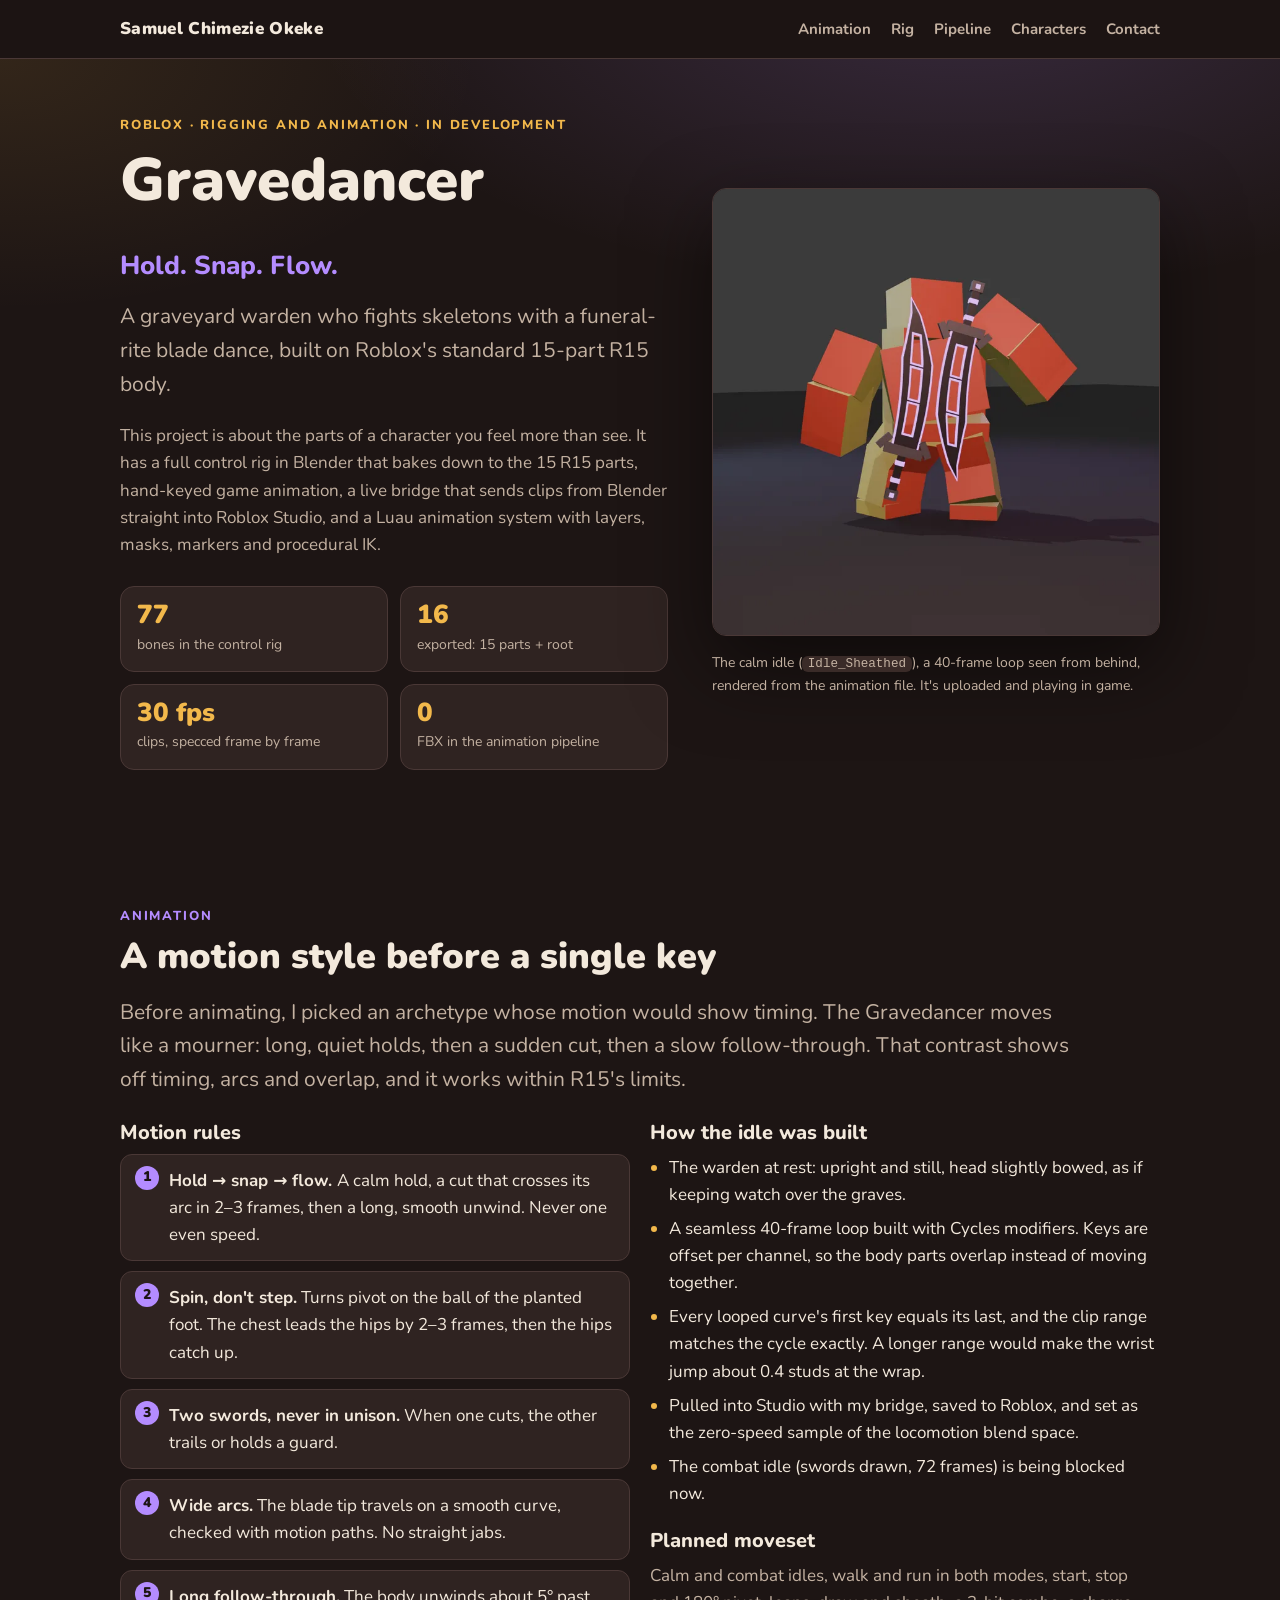
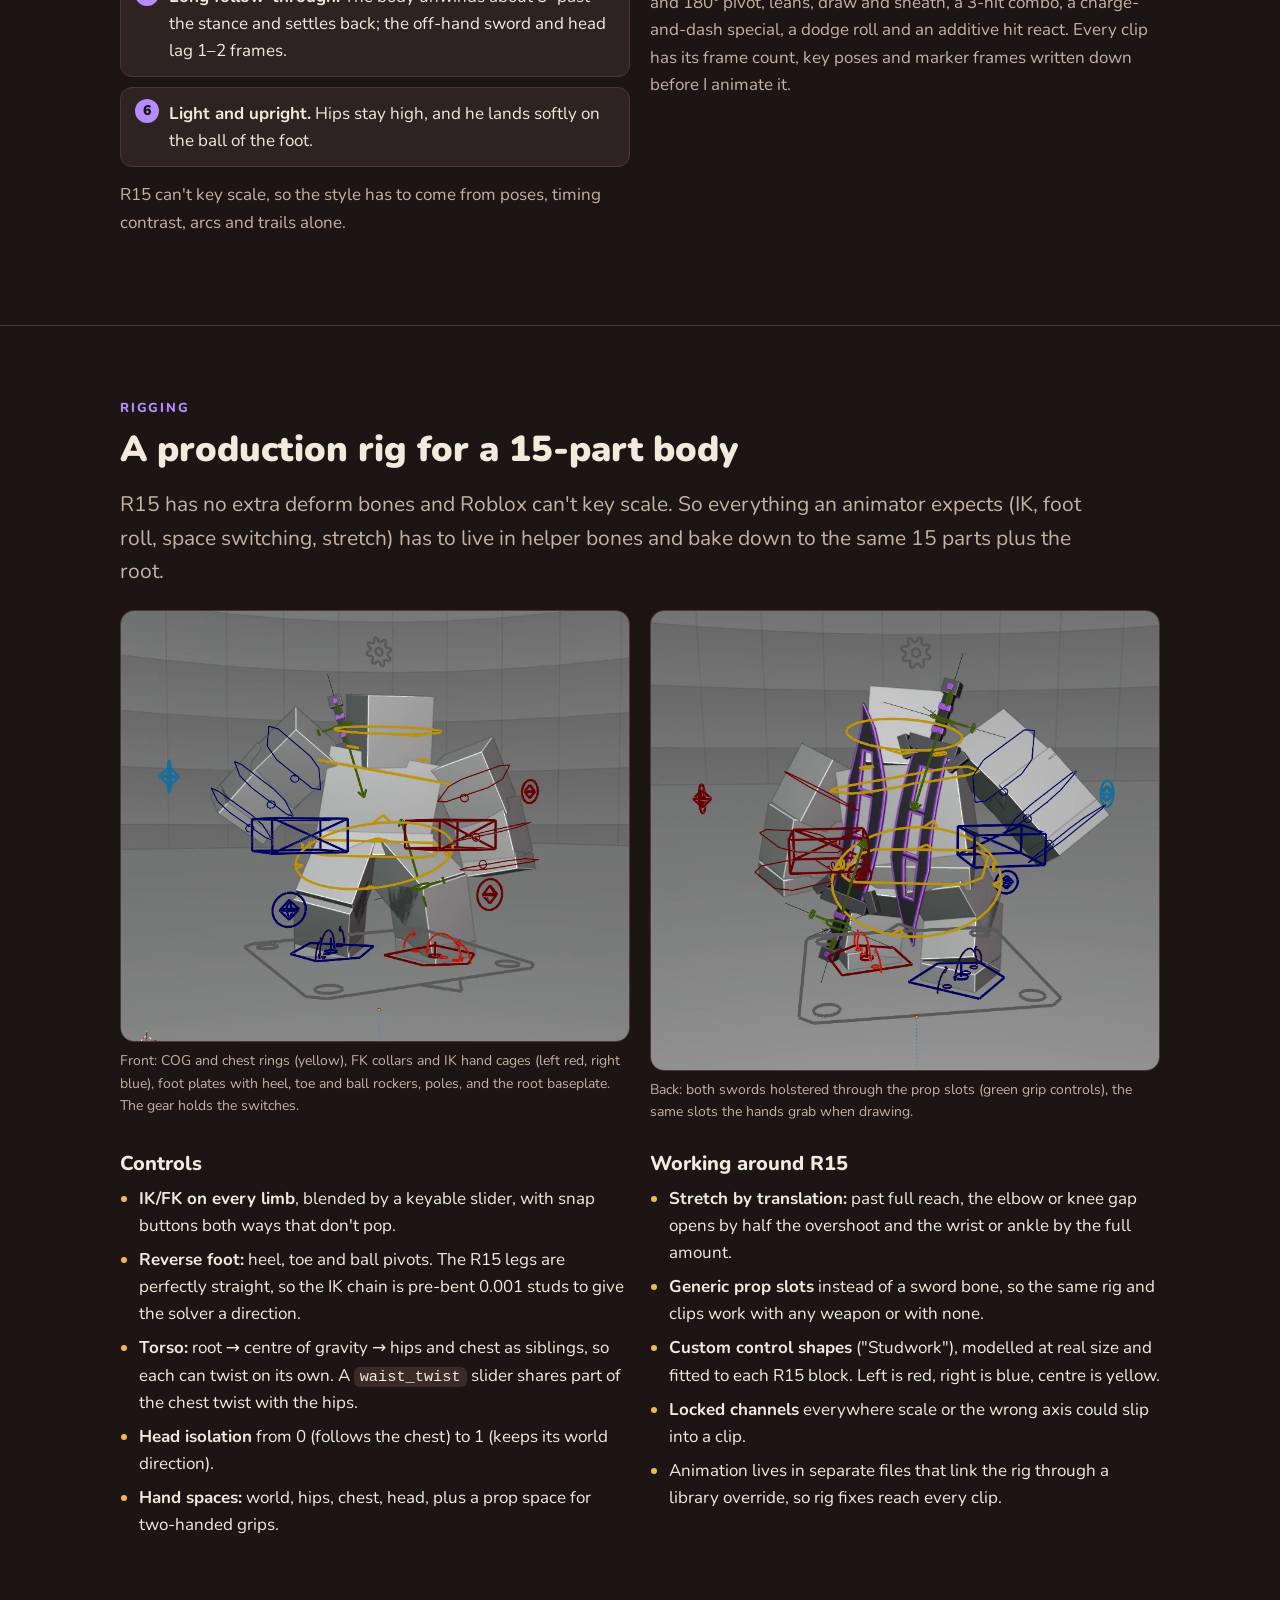
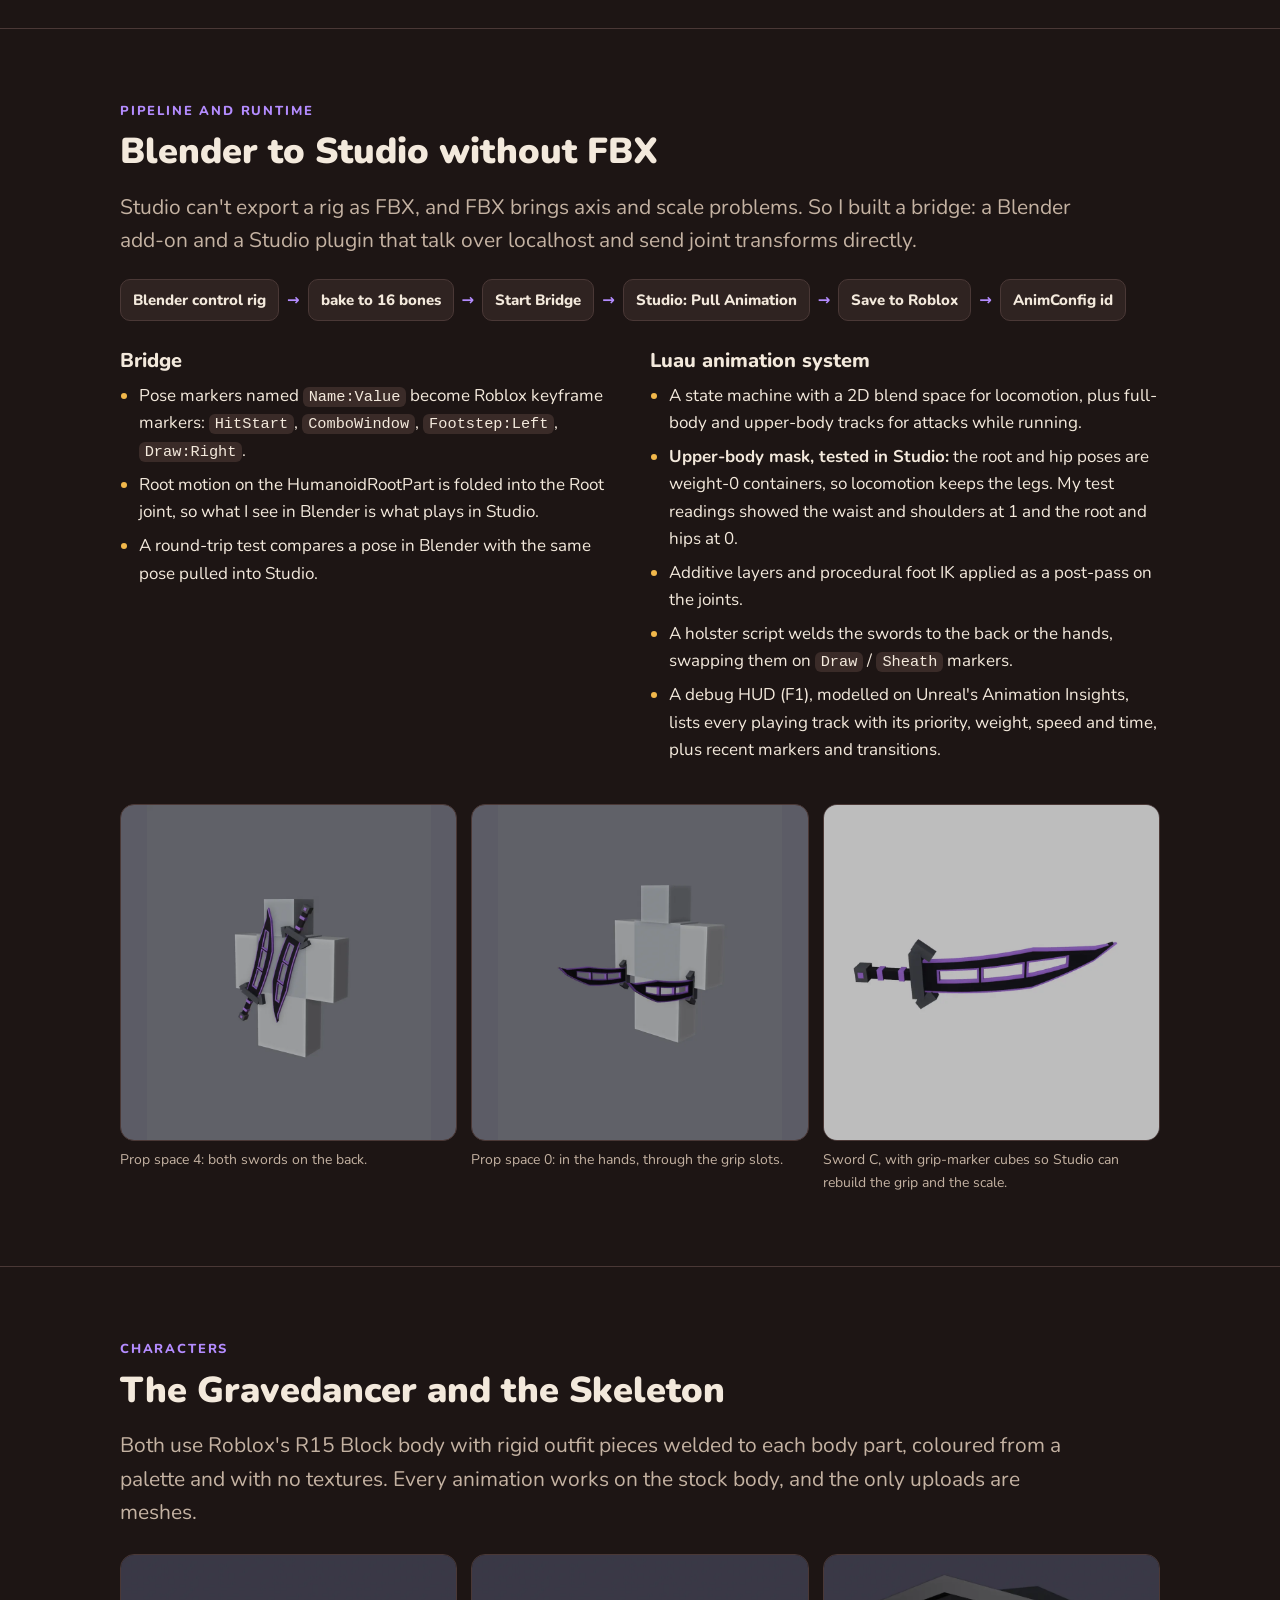
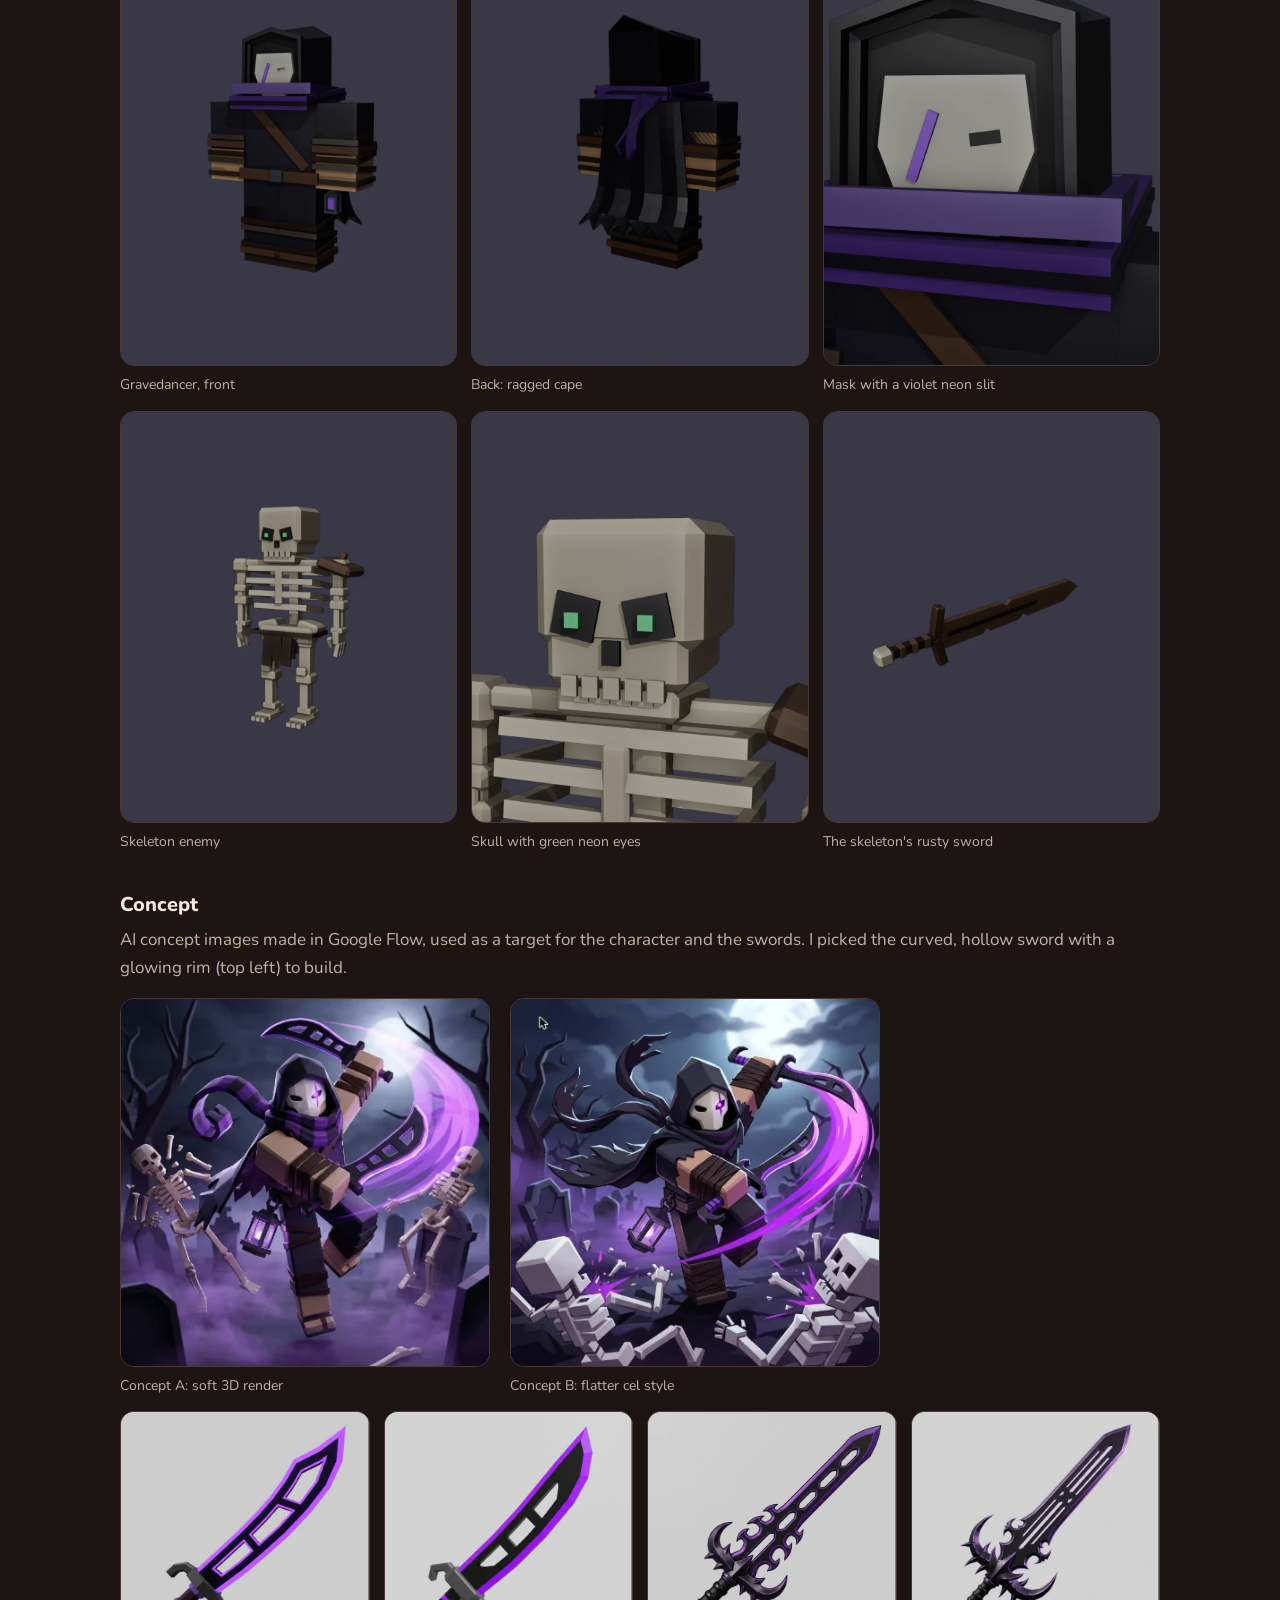
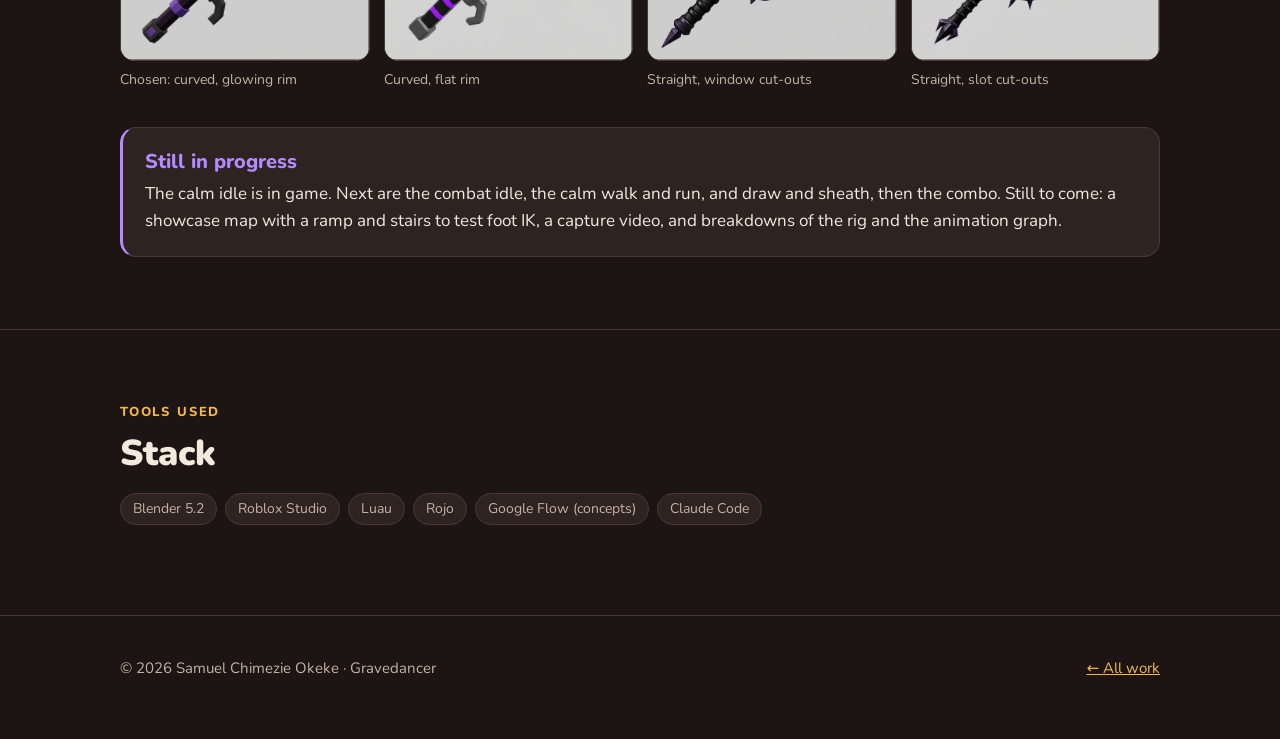
<file: gravedancer/index.html>
<!doctype html>
<html lang="en">
<head>
<meta charset="utf-8">
<meta name="viewport" content="width=device-width, initial-scale=1">
<title>Gravedancer · Samuel Chimezie Okeke</title>
<meta name="description" content="Gravedancer: a dual-sword R15 character for Roblox. Custom Blender control rig, game-ready animation, a Blender-to-Studio bridge and a Luau animation system.">
<meta property="og:title" content="Gravedancer · R15 combat rig and animation for Roblox">
<meta property="og:description" content="A production control rig for the 15-part Roblox body, hand-keyed animation and the runtime that plays it. By Samuel Chimezie Okeke.">
<meta property="og:image" content="../img/gravedancer/idle_poster.webp">
<link rel="preconnect" href="https://fonts.googleapis.com">
<link rel="preconnect" href="https://fonts.gstatic.com" crossorigin>
<link href="https://fonts.googleapis.com/css2?family=Nunito:wght@400;700;800;900&display=swap" rel="stylesheet">
<link rel="stylesheet" href="../style.css">
<style>
  :root { --violet: #b48cff; }
  .hero { padding: 56px 0 64px; background: radial-gradient(1100px 520px at 75% -10%, rgba(180,140,255,.18), transparent 60%), radial-gradient(800px 420px at 0% 0%, rgba(242,184,75,.10), transparent 60%); }
  .hero .wrap { display: grid; grid-template-columns: 1.1fr .9fr; gap: 28px 44px; align-items: center; }
  @media (max-width: 860px) { .hero .wrap { grid-template-columns: 1fr; } }
  .hero .stats { grid-template-columns: repeat(2, 1fr); }
  .quote { font-size: clamp(20px, 2.6vw, 26px); font-weight: 800; color: var(--violet); margin: 0 0 14px; }
  .clip { width: 100%; aspect-ratio: 1; object-fit: cover; background: #2b2b2f; box-shadow: 0 30px 80px rgba(0,0,0,.5); }
  .gallery { display: grid; gap: 14px; grid-template-columns: repeat(auto-fit, minmax(200px, 1fr)); align-items: start; }
  .gallery img { width: 100%; aspect-ratio: 9 / 11; object-fit: cover; background: #3a3a4c; }
  .gallery.chars { grid-template-columns: repeat(auto-fit, minmax(300px, 1fr)); }
  @media (max-width: 680px) { .gallery.chars { grid-template-columns: repeat(2, 1fr); } }
  .concepts { max-width: 760px; }
  .gallery.sq img { aspect-ratio: 1; object-fit: contain; background: #d6d6d6; }
  .gallery.props img { aspect-ratio: 1; object-fit: contain; background: #5c5c66; }
  .rules { counter-reset: r; list-style: none; padding: 0; margin: 0; display: grid; gap: 10px; }
  .rules li { counter-increment: r; background: var(--card); border: 1px solid var(--line); border-radius: 12px; padding: 12px 14px 12px 48px; position: relative; }
  .rules li::before { content: counter(r); position: absolute; left: 14px; top: 11px; width: 24px; height: 24px; border-radius: 50%; background: var(--violet); color: #1d1514; font-weight: 900; font-size: 14px; display: grid; place-items: center; }
  .eyebrow.v { color: var(--violet); }
  .wip { border-left: 3px solid var(--violet); }
  .wip h3 { color: var(--violet); }
  .flow { display: flex; flex-wrap: wrap; gap: 8px; align-items: center; margin: 16px 0 0; font-weight: 800; font-size: 15px; }
  .flow span { background: var(--card); border: 1px solid var(--line); border-radius: 10px; padding: 8px 12px; }
  .flow i { color: var(--violet); font-style: normal; }
</style>
</head>
<body>

<nav class="nav"><div class="wrap">
  <a class="brand" href="../">Samuel Chimezie Okeke</a>
  <ul>
    <li><a href="#animation">Animation</a></li>
    <li class="hide-sm"><a href="#rig">Rig</a></li>
    <li class="hide-sm"><a href="#pipeline">Pipeline</a></li>
    <li class="hide-sm"><a href="#characters">Characters</a></li>
    <li><a href="../#contact">Contact</a></li>
  </ul>
</div></nav>

<header class="hero">
  <div class="wrap">
    <div>
      <div class="eyebrow">Roblox · rigging and animation · in development</div>
      <h1>Gravedancer</h1>
      <p class="quote">Hold. Snap. Flow.</p>
      <p class="lead">A graveyard warden who fights skeletons with a funeral-rite blade dance, built on Roblox's standard 15-part R15 body.</p>
      <p class="muted">This project is about the parts of a character you feel more than see. It has a full control rig in Blender that bakes down to the 15 R15 parts, hand-keyed game animation, a live bridge that sends clips from Blender straight into Roblox Studio, and a Luau animation system with layers, masks, markers and procedural IK.</p>
      <div class="stats">
        <div class="stat"><b>77</b><span>bones in the control rig</span></div>
        <div class="stat"><b>16</b><span>exported: 15 parts + root</span></div>
        <div class="stat"><b>30 fps</b><span>clips, specced frame by frame</span></div>
        <div class="stat"><b>0</b><span>FBX in the animation pipeline</span></div>
      </div>
    </div>
    <figure>
      <video class="clip shot" src="../img/gravedancer/idle.mp4" poster="../img/gravedancer/idle_poster.webp" autoplay muted loop playsinline aria-label="The calm idle loop on the block body, seen from behind with both swords on the back">
        <img src="../img/gravedancer/idle.webp" alt="The calm idle loop on the block body, seen from behind with both swords on the back">
      </video>
      <figcaption>The calm idle (<code>Idle_Sheathed</code>), a 40-frame loop seen from behind, rendered from the animation file. It's uploaded and playing in game.</figcaption>
    </figure>
  </div>
</header>

<main>

<section id="animation">
  <div class="wrap">
    <div class="eyebrow v">Animation</div>
    <h2>A motion style before a single key</h2>
    <p class="lead">Before animating, I picked an archetype whose motion would show timing. The Gravedancer moves like a mourner: long, quiet holds, then a sudden cut, then a slow follow-through. That contrast shows off timing, arcs and overlap, and it works within R15's limits.</p>
    <div class="grid g2" style="margin-top:24px">
      <div>
        <h3>Motion rules</h3>
        <ol class="rules">
          <li><b>Hold → snap → flow.</b> A calm hold, a cut that crosses its arc in 2–3 frames, then a long, smooth unwind. Never one even speed.</li>
          <li><b>Spin, don't step.</b> Turns pivot on the ball of the planted foot. The chest leads the hips by 2–3 frames, then the hips catch up.</li>
          <li><b>Two swords, never in unison.</b> When one cuts, the other trails or holds a guard.</li>
          <li><b>Wide arcs.</b> The blade tip travels on a smooth curve, checked with motion paths. No straight jabs.</li>
          <li><b>Long follow-through.</b> The body unwinds about 5° past the stance and settles back; the off-hand sword and head lag 1–2 frames.</li>
          <li><b>Light and upright.</b> Hips stay high, and he lands softly on the ball of the foot.</li>
        </ol>
        <p class="muted" style="margin-top:14px">R15 can't key scale, so the style has to come from poses, timing contrast, arcs and trails alone.</p>
      </div>
      <div>
        <h3>How the idle was built</h3>
        <ul class="ticks">
          <li>The warden at rest: upright and still, head slightly bowed, as if keeping watch over the graves.</li>
          <li>A seamless 40-frame loop built with Cycles modifiers. Keys are offset per channel, so the body parts overlap instead of moving together.</li>
          <li>Every looped curve's first key equals its last, and the clip range matches the cycle exactly. A longer range would make the wrist jump about 0.4 studs at the wrap.</li>
          <li>Pulled into Studio with my bridge, saved to Roblox, and set as the zero-speed sample of the locomotion blend space.</li>
          <li>The combat idle (swords drawn, 72 frames) is being blocked now.</li>
        </ul>
        <h3 style="margin-top:22px">Planned moveset</h3>
        <p class="muted">Calm and combat idles, walk and run in both modes, start, stop and 180° pivot, leans, draw and sheath, a 3-hit combo, a charge-and-dash special, a dodge roll and an additive hit react. Every clip has its frame count, key poses and marker frames written down before I animate it.</p>
      </div>
    </div>
  </div>
</section>

<section id="rig">
  <div class="wrap">
    <div class="eyebrow v">Rigging</div>
    <h2>A production rig for a 15-part body</h2>
    <p class="lead">R15 has no extra deform bones and Roblox can't key scale. So everything an animator expects (IK, foot roll, space switching, stretch) has to live in helper bones and bake down to the same 15 parts plus the root.</p>
    <div class="grid g2" style="margin-top:20px">
      <figure><img class="shot" loading="lazy" src="../img/gravedancer/rig_front.webp" alt="The control rig from the front in Blender: yellow torso rings, red and blue FK collars and IK hand cages, foot plates with roll controls, knee poles and the grey root baseplate" width="883" height="748"><figcaption>Front: COG and chest rings (yellow), FK collars and IK hand cages (left red, right blue), foot plates with heel, toe and ball rockers, poles, and the root baseplate. The gear holds the switches.</figcaption></figure>
      <figure><img class="shot" loading="lazy" src="../img/gravedancer/rig_back.webp" alt="The control rig from behind with both swords holstered on the back through the prop slots" width="845" height="764"><figcaption>Back: both swords holstered through the prop slots (green grip controls), the same slots the hands grab when drawing.</figcaption></figure>
    </div>
    <div class="grid g2" style="margin-top:28px">
      <div>
        <h3>Controls</h3>
        <ul class="ticks">
          <li><b>IK/FK on every limb</b>, blended by a keyable slider, with snap buttons both ways that don't pop.</li>
          <li><b>Reverse foot:</b> heel, toe and ball pivots. The R15 legs are perfectly straight, so the IK chain is pre-bent 0.001 studs to give the solver a direction.</li>
          <li><b>Torso:</b> root → centre of gravity → hips and chest as siblings, so each can twist on its own. A <code>waist_twist</code> slider shares part of the chest twist with the hips.</li>
          <li><b>Head isolation</b> from 0 (follows the chest) to 1 (keeps its world direction).</li>
          <li><b>Hand spaces:</b> world, hips, chest, head, plus a prop space for two-handed grips.</li>
        </ul>
      </div>
      <div>
        <h3>Working around R15</h3>
        <ul class="ticks">
          <li><b>Stretch by translation:</b> past full reach, the elbow or knee gap opens by half the overshoot and the wrist or ankle by the full amount.</li>
          <li><b>Generic prop slots</b> instead of a sword bone, so the same rig and clips work with any weapon or with none.</li>
          <li><b>Custom control shapes</b> ("Studwork"), modelled at real size and fitted to each R15 block. Left is red, right is blue, centre is yellow.</li>
          <li><b>Locked channels</b> everywhere scale or the wrong axis could slip into a clip.</li>
          <li>Animation lives in separate files that link the rig through a library override, so rig fixes reach every clip.</li>
        </ul>
      </div>
    </div>
  </div>
</section>

<section id="pipeline">
  <div class="wrap">
    <div class="eyebrow v">Pipeline and runtime</div>
    <h2>Blender to Studio without FBX</h2>
    <p class="lead">Studio can't export a rig as FBX, and FBX brings axis and scale problems. So I built a bridge: a Blender add-on and a Studio plugin that talk over localhost and send joint transforms directly.</p>
    <div class="flow"><span>Blender control rig</span><i>→</i><span>bake to 16 bones</span><i>→</i><span>Start Bridge</span><i>→</i><span>Studio: Pull Animation</span><i>→</i><span>Save to Roblox</span><i>→</i><span>AnimConfig id</span></div>
    <div class="grid g2" style="margin-top:28px">
      <div>
        <h3>Bridge</h3>
        <ul class="ticks">
          <li>Pose markers named <code>Name:Value</code> become Roblox keyframe markers: <code>HitStart</code>, <code>ComboWindow</code>, <code>Footstep:Left</code>, <code>Draw:Right</code>.</li>
          <li>Root motion on the HumanoidRootPart is folded into the Root joint, so what I see in Blender is what plays in Studio.</li>
          <li>A round-trip test compares a pose in Blender with the same pose pulled into Studio.</li>
        </ul>
      </div>
      <div>
        <h3>Luau animation system</h3>
        <ul class="ticks">
          <li>A state machine with a 2D blend space for locomotion, plus full-body and upper-body tracks for attacks while running.</li>
          <li><b>Upper-body mask, tested in Studio:</b> the root and hip poses are weight-0 containers, so locomotion keeps the legs. My test readings showed the waist and shoulders at 1 and the root and hips at 0.</li>
          <li>Additive layers and procedural foot IK applied as a post-pass on the joints.</li>
          <li>A holster script welds the swords to the back or the hands, swapping them on <code>Draw</code> / <code>Sheath</code> markers.</li>
          <li>A debug HUD (F1), modelled on Unreal's Animation Insights, lists every playing track with its priority, weight, speed and time, plus recent markers and transitions.</li>
        </ul>
      </div>
    </div>
    <div class="gallery props" style="margin-top:24px">
      <figure><img class="shot" loading="lazy" src="../img/gravedancer/sword_c_back.webp" alt="Block body from behind with two curved violet swords on its back" width="846" height="1000"><figcaption>Prop space 4: both swords on the back.</figcaption></figure>
      <figure><img class="shot" loading="lazy" src="../img/gravedancer/sword_c_hands.webp" alt="Block body holding a curved violet sword in each hand" width="846" height="1000"><figcaption>Prop space 0: in the hands, through the grip slots.</figcaption></figure>
      <figure><img class="shot" loading="lazy" src="../img/gravedancer/sword_c.webp" alt="Curved hollow sword with violet rim and cut-out windows" width="1000" height="1000"><figcaption>Sword C, with grip-marker cubes so Studio can rebuild the grip and the scale.</figcaption></figure>
    </div>
  </div>
</section>

<section id="characters">
  <div class="wrap">
    <div class="eyebrow v">Characters</div>
    <h2>The Gravedancer and the Skeleton</h2>
    <p class="lead">Both use Roblox's R15 Block body with rigid outfit pieces welded to each body part, coloured from a palette and with no textures. Every animation works on the stock body, and the only uploads are meshes.</p>
    <div class="gallery chars" style="margin-top:24px">
      <figure><img class="shot" loading="lazy" src="../img/gravedancer/gd_front34.webp" alt="The Gravedancer from the front: dark hood, bone-white mask, violet scarf, straps and wraps" width="900" height="1100"><figcaption>Gravedancer, front</figcaption></figure>
      <figure><img class="shot" loading="lazy" src="../img/gravedancer/gd_back34.webp" alt="The Gravedancer from behind, showing the ragged cape" width="900" height="1100"><figcaption>Back: ragged cape</figcaption></figure>
      <figure><img class="shot" loading="lazy" src="../img/gravedancer/gd_face.webp" alt="Close-up of the Gravedancer's mask with a violet slit" width="900" height="1100"><figcaption>Mask with a violet neon slit</figcaption></figure>
      <figure><img class="shot" loading="lazy" src="../img/gravedancer/sk_front34.webp" alt="Low-poly skeleton enemy with a loincloth and a rusted pauldron" width="900" height="1100"><figcaption>Skeleton enemy</figcaption></figure>
      <figure><img class="shot" loading="lazy" src="../img/gravedancer/sk_face.webp" alt="Close-up of the skeleton's skull with green glowing eyes" width="900" height="1100"><figcaption>Skull with green neon eyes</figcaption></figure>
      <figure><img class="shot" loading="lazy" src="../img/gravedancer/sk_sword.webp" alt="Notched rusty sword with a broken tip" width="900" height="1100"><figcaption>The skeleton's rusty sword</figcaption></figure>
    </div>

    <h3 style="margin-top:40px">Concept</h3>
    <p class="muted">AI concept images made in Google Flow, used as a target for the character and the swords. I picked the curved, hollow sword with a glowing rim (top left) to build.</p>
    <div class="grid g2 concepts" style="margin-top:14px">
      <figure><img class="shot" loading="lazy" src="../img/gravedancer/concept_a.webp" alt="Concept: the hooded Gravedancer slashing through skeletons in a purple-lit graveyard" width="411" height="410" style="width:100%"><figcaption>Concept A: soft 3D render</figcaption></figure>
      <figure><img class="shot" loading="lazy" src="../img/gravedancer/concept_b.webp" alt="Concept: a flatter cel-shaded version of the Gravedancer among skeletons" width="411" height="410" style="width:100%"><figcaption>Concept B: flatter cel style</figcaption></figure>
    </div>
    <div class="gallery sq" style="margin-top:14px">
      <figure><img class="shot" loading="lazy" src="../img/gravedancer/sword_concept_c.webp" alt="Curved hollow sword concept with a glowing violet rim" width="630" height="630"><figcaption>Chosen: curved, glowing rim</figcaption></figure>
      <figure><img class="shot" loading="lazy" src="../img/gravedancer/sword_concept_d.webp" alt="Curved hollow sword concept with a flat rim" width="630" height="630"><figcaption>Curved, flat rim</figcaption></figure>
      <figure><img class="shot" loading="lazy" src="../img/gravedancer/sword_concept_a.webp" alt="Straight sword concept with window cut-outs" width="630" height="630"><figcaption>Straight, window cut-outs</figcaption></figure>
      <figure><img class="shot" loading="lazy" src="../img/gravedancer/sword_concept_b.webp" alt="Straight sword concept with slot cut-outs" width="630" height="630"><figcaption>Straight, slot cut-outs</figcaption></figure>
    </div>

    <div class="card wip" style="margin-top:36px">
      <h3>Still in progress</h3>
      <p>The calm idle is in game. Next are the combat idle, the calm walk and run, and draw and sheath, then the combo. Still to come: a showcase map with a ramp and stairs to test foot IK, a capture video, and breakdowns of the rig and the animation graph.</p>
    </div>
  </div>
</section>

<section id="stack">
  <div class="wrap">
    <div class="eyebrow">Tools used</div>
    <h2>Stack</h2>
    <ul class="chips">
      <li>Blender 5.2</li><li>Roblox Studio</li><li>Luau</li><li>Rojo</li><li>Google Flow (concepts)</li><li>Claude Code</li>
    </ul>
  </div>
</section>

</main>

<footer class="footer">
  <div class="wrap row" style="justify-content:space-between">
    <span>© 2026 Samuel Chimezie Okeke · Gravedancer</span>
    <a href="../">← All work</a>
  </div>
</footer>
</body>
</html>
</file>
<file: style.css>
:root {
  --bg: #1d1514;
  --bg2: #281d1b;
  --card: #2f2321;
  --line: #4a3836;
  --text: #f3e9dc;
  --muted: #c4b2a2;
  --gold: #f2b84b;
  --coral: #ef7a5a;
  --teal: #5cc8c0;
  --max: 1080px;
}
* { box-sizing: border-box; }
html { scroll-behavior: smooth; }
body {
  margin: 0; background: var(--bg); color: var(--text);
  font: 17px/1.6 "Nunito", system-ui, sans-serif;
}
img { max-width: 100%; height: auto; display: block; }
a { color: var(--gold); }
a:hover { color: #ffd27a; }
.wrap { max-width: var(--max); margin: 0 auto; padding: 0 20px; }

/* nav */
.nav { position: sticky; top: 0; z-index: 10; background: rgba(29,21,20,.92); backdrop-filter: blur(8px); border-bottom: 1px solid var(--line); }
.nav .wrap { display: flex; align-items: center; justify-content: space-between; height: 58px; gap: 16px; }
.nav .brand { font-weight: 900; color: var(--text); text-decoration: none; letter-spacing: .02em; white-space: nowrap; }
.nav ul { display: flex; gap: 20px; list-style: none; margin: 0; padding: 0; }
.nav ul a { color: var(--muted); text-decoration: none; font-weight: 700; font-size: 15px; }
.nav ul a:hover { color: var(--gold); }
@media (max-width: 640px) { .nav ul { gap: 12px; } .nav ul li.hide-sm { display: none; } .nav .brand { font-size: 15px; } }

/* type */
h1, h2, h3 { line-height: 1.15; margin: 0 0 .5em; }
h1 { font-size: clamp(34px, 6vw, 60px); font-weight: 900; }
h2 { font-size: clamp(26px, 3.6vw, 36px); font-weight: 900; }
h3 { font-size: 20px; font-weight: 800; }
.eyebrow { color: var(--gold); font-weight: 800; letter-spacing: .14em; text-transform: uppercase; font-size: 13px; margin-bottom: 10px; }
.lead { font-size: clamp(18px, 2.2vw, 21px); color: var(--muted); max-width: 46em; }
p { margin: 0 0 1em; }
.muted { color: var(--muted); }
section { padding: 72px 0; border-top: 1px solid var(--line); }
section:first-of-type { border-top: 0; }

/* buttons + chips */
.btn { display: inline-flex; align-items: center; gap: 8px; padding: 12px 22px; border-radius: 999px; font-weight: 900; text-decoration: none; border: 2px solid var(--gold); color: var(--gold); background: transparent; cursor: pointer; font-family: inherit; font-size: 16px; }
.btn.solid { background: var(--gold); color: #2a1a10; }
.btn:hover { filter: brightness(1.1); }
.row { display: flex; flex-wrap: wrap; gap: 12px; align-items: center; }
.chips { display: flex; flex-wrap: wrap; gap: 8px; margin: 18px 0; padding: 0; list-style: none; }
.chips li { border: 1px solid var(--line); background: var(--card); border-radius: 999px; padding: 4px 12px; font-size: 14px; color: var(--muted); }

/* grids + cards */
.grid { display: grid; gap: 20px; }
.g2 { grid-template-columns: repeat(auto-fit, minmax(300px, 1fr)); }
.g3 { grid-template-columns: repeat(auto-fit, minmax(240px, 1fr)); }
.card { background: var(--card); border: 1px solid var(--line); border-radius: 16px; padding: 22px; }
.card h3 { margin-bottom: .35em; }
.card p:last-child { margin-bottom: 0; }

/* stats */
.stats { display: grid; grid-template-columns: repeat(auto-fit, minmax(150px, 1fr)); gap: 12px; margin: 28px 0 0; }
.stat { background: var(--card); border: 1px solid var(--line); border-radius: 14px; padding: 14px 16px; }
.stat b { display: block; font-size: 26px; font-weight: 900; color: var(--gold); line-height: 1.1; }
.stat span { font-size: 14px; color: var(--muted); }

/* tables */
.tbl { width: 100%; border-collapse: collapse; font-size: 15px; }
.tbl th, .tbl td { text-align: left; padding: 9px 10px; border-bottom: 1px solid var(--line); vertical-align: top; }
.tbl th { color: var(--gold); font-weight: 800; }
.tbl td:last-child { color: var(--muted); }
.scroll-x { overflow-x: auto; }

/* figures */
figure { margin: 0; }
figcaption { font-size: 14px; color: var(--muted); margin-top: 8px; }
.shot { border-radius: 14px; border: 1px solid var(--line); }
.strip { display: grid; grid-auto-flow: column; grid-auto-columns: minmax(170px, 1fr); gap: 14px; overflow-x: auto; padding-bottom: 8px; scroll-snap-type: x mandatory; }
.strip figure { scroll-snap-align: start; }
.strip .num { color: var(--gold); font-weight: 900; }

ul.ticks { padding-left: 1.1em; margin: 0 0 1em; }
ul.ticks li { margin-bottom: .4em; }
ul.ticks li::marker { color: var(--gold); }
code { background: #3a2b28; padding: 1px 6px; border-radius: 6px; font-size: .9em; }

.footer { padding: 40px 0 60px; border-top: 1px solid var(--line); color: var(--muted); font-size: 15px; }
</file>
